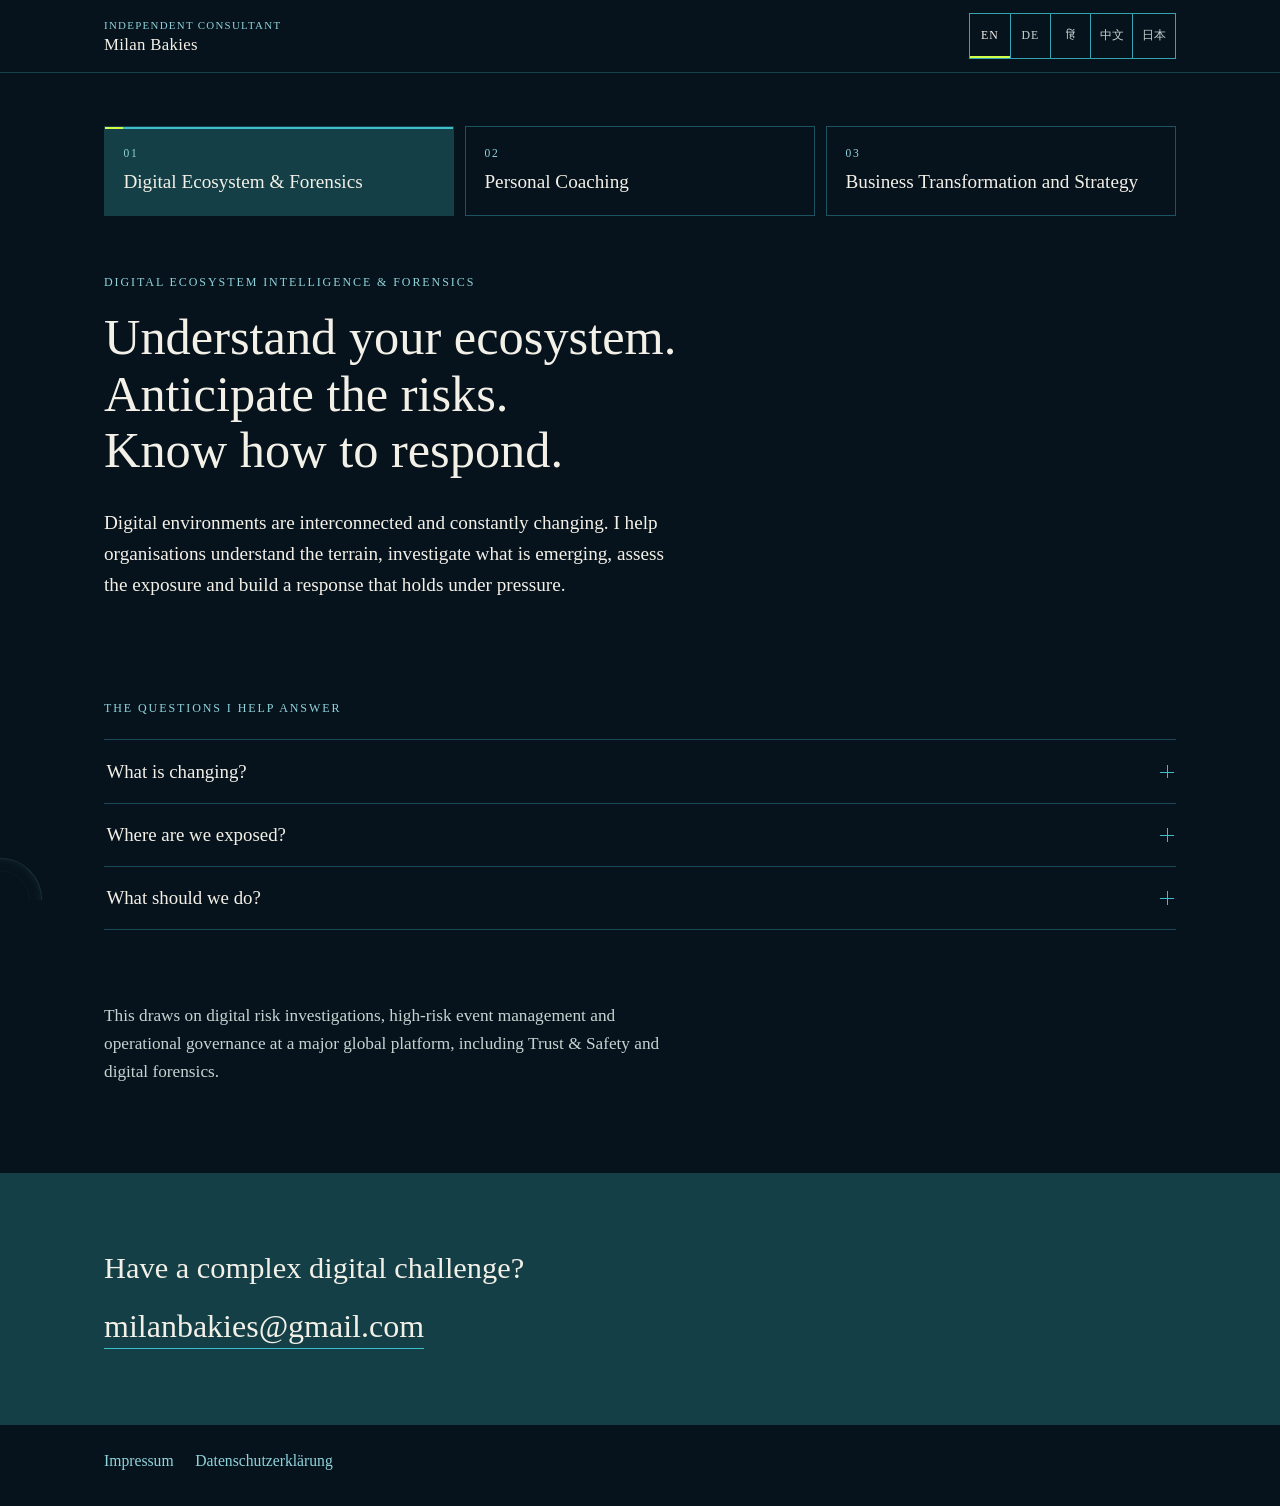
<file: index.html>
<!-- Io. Iucundum est te adesse. Pervenisti. Ecce crustulum. -->
<!DOCTYPE html>
<html lang="en">
<head>
  <meta charset="utf-8">
  <meta name="viewport" content="width=device-width, initial-scale=1">
  <meta name="robots" content="index, follow">
  <meta name="referrer" content="no-referrer">
  <meta name="color-scheme" content="dark">
  <meta name="theme-color" content="#07131c">
  <meta name="description" content="Consulting for organisations that need to understand actors, signals and risks in digital ecosystems. Trust &amp; Safety, digital forensics and a practical response.">
  <meta property="og:title" content="Digital Ecosystem Risk Consulting | Milan Bakies">
  <meta property="og:description" content="Consulting for organisations that need to understand actors, signals and risks in digital ecosystems. Trust &amp; Safety, digital forensics and a practical response.">
  <meta property="og:type" content="website">
  <meta property="og:locale" content="en_GB">
  <meta property="og:url" content="https://milanbakies.github.io/">
  <title>Digital Ecosystem Risk Consulting | Milan Bakies</title>
  <link rel="canonical" href="https://milanbakies.github.io/">
  <link rel="alternate" hreflang="en" href="https://milanbakies.github.io/">
  <link rel="alternate" hreflang="de" href="https://milanbakies.github.io/de.html">
  <link rel="alternate" hreflang="hi" href="https://milanbakies.github.io/hi.html">
  <link rel="alternate" hreflang="zh-Hans" href="https://milanbakies.github.io/zh.html">
  <link rel="alternate" hreflang="ja" href="https://milanbakies.github.io/ja.html">
  <link rel="alternate" hreflang="x-default" href="https://milanbakies.github.io/">
  <script type="application/ld+json">
  {
    "@context": "https://schema.org",
    "@type": "ProfessionalService",
    "name": "Milan Bakies",
    "url": "https://milanbakies.github.io/",
    "inLanguage": "en",
    "description": "Independent consulting for digital ecosystem risk and resilience: actors, signals, Trust and Safety, digital forensics, and a practical response.",
    "email": "milanbakies@gmail.com",
    "knowsAbout": [
      "Digital ecosystem risk",
      "Trust and Safety",
      "Digital forensics",
      "Platform operations",
      "Risk analysis",
      "Operational leadership"
    ],
    "address": {
      "@type": "PostalAddress",
      "addressLocality": "Berlin",
      "addressCountry": "DE"
    },
    "founder": {
      "@type": "Person",
      "name": "Milan Bakies",
      "jobTitle": "Independent Consultant",
      "email": "milanbakies@gmail.com"
    }
  }
  </script>
  <link rel="icon" href="favicon.svg" type="image/svg+xml">
  <link rel="stylesheet" href="styles.css?v=16">
  <script>document.documentElement.classList.add("js");</script>
</head>
<body>
  <a class="skip" href="#content">Skip to content</a>
  <header>
    <div class="frame head">
      <a class="brand" href="index.html"><span class="brand-role">INDEPENDENT CONSULTANT</span><span class="brand-name">Milan Bakies</span></a>
      <nav class="lang" aria-label="Language">
        <a href="index.html" hreflang="en" lang="en" aria-current="page">EN</a>
        <a href="de.html" hreflang="de" lang="de">DE</a>
        <a href="hi.html" hreflang="hi" lang="hi">हिं</a>
        <a href="zh.html" hreflang="zh-Hans" lang="zh-Hans">中文</a>
        <a href="ja.html" hreflang="ja" lang="ja">日本</a>
      </nav>
    </div>
  </header>
  <main id="content">
    <div class="frame">
      <div class="rail">
      <div class="chooser" role="tablist" aria-label="Areas">
        <button class="choice is-selected" type="button" role="tab" id="tab-ecosystem" data-area="ecosystem" aria-controls="panel-ecosystem" aria-selected="true">
          <span class="choice-index">01</span>
          <span class="choice-name">Digital Ecosystem &amp; Forensics</span>
        </button>
        <button class="choice" type="button" role="tab" id="tab-coaching" data-area="coaching" aria-controls="panel-coaching" aria-selected="false">
          <span class="choice-index">02</span>
          <span class="choice-name">Personal Coaching</span>
        </button>
        <button class="choice" type="button" role="tab" id="tab-strategy" data-area="strategy" aria-controls="panel-strategy" aria-selected="false">
          <span class="choice-index">03</span>
          <span class="choice-name">Business Transformation and Strategy</span>
        </button>
      </div>
      <div class="pager" aria-hidden="true">
        <span class="pager-dot is-on"></span>
        <span class="pager-dot"></span>
        <span class="pager-dot"></span>
      </div>
      </div>

      <div class="stage">
      <div class="track">
      <div class="panel is-open" id="panel-ecosystem" data-panel="ecosystem" role="tabpanel" aria-labelledby="tab-ecosystem">
        <div class="panel-clip">
          <div class="panel-body">
            <p class="kicker">DIGITAL ECOSYSTEM INTELLIGENCE &amp; FORENSICS</p>
            <h1 class="panel-title">Understand your ecosystem.<br>Anticipate the risks.<br>Know how to respond.</h1>
            <p class="lead">Digital environments are interconnected and constantly changing. I help organisations understand the terrain, investigate what is emerging, assess the exposure and build a response that holds under pressure.</p>
            <h2 class="label">THE QUESTIONS I HELP ANSWER</h2>
            <div class="asks">
              <div class="ask">
                <button class="ask-q" type="button" aria-expanded="false">What is changing?<span class="ask-mark" aria-hidden="true"></span></button>
                <div class="ask-a"><div class="ask-clip"><div class="ask-inner"><p>You cannot manage a risk you do not understand. Individual accounts, posts or incidents rarely tell the whole story. The relevant signals are often spread across teams, communities and platforms.</p><p>I help map the environment: the platforms, communities, actors, behaviours, narratives and connections that shape it. We separate an isolated event from something coordinated, and build a picture of where risk can emerge outside the organisation and still reach operations, users or reputation.</p></div></div></div>
              </div>
              <div class="ask">
                <button class="ask-q" type="button" aria-expanded="false">Where are we exposed?<span class="ask-mark" aria-hidden="true"></span></button>
                <div class="ask-a"><div class="ask-clip"><div class="ask-inner"><p>Not every emerging issue is a serious threat, and not every serious threat is visible at first.</p><p>I help identify the threat scenarios that matter, examine how the ecosystem could be exploited, and assess the gaps in processes, controls and operational capability. That shows where attention belongs now, which risks need a decision, and where prevention changes the exposure.</p></div></div></div>
              </div>
              <div class="ask">
                <button class="ask-q" type="button" aria-expanded="false">What should we do?<span class="ask-mark" aria-hidden="true"></span></button>
                <div class="ask-a"><div class="ask-clip"><div class="ask-inner"><p>A high-risk event moves faster than the standing process. Online behaviour, public attention, emerging narratives and coordinated activity can change before the organisation has a shared picture.</p><p>I help set monitoring priorities, risk indicators, escalation thresholds, responsibilities and the decision structure. The aim is to see the development early, know what is actually happening, and act as one while the situation changes. Legal, public policy and communications stay in their roles. This work is the operational picture and the readiness around it.</p></div></div></div>
              </div>
            </div>
            <p class="quiet">This draws on digital risk investigations, high-risk event management and operational governance at a major global platform, including Trust &amp; Safety and digital forensics.</p>
          </div>
        </div>
      </div>

      <div class="panel" id="panel-coaching" data-panel="coaching" role="tabpanel" aria-labelledby="tab-coaching">
        <div class="panel-clip">
          <div class="panel-body">
            <p class="kicker">LEADERSHIP COACHING &amp; SPARRING</p>
            <h1 class="panel-title">Better leadership. Stronger teams. Clearer decisions.</h1>
            <p class="lead">I work with managers, heads of function and senior specialists on stronger leadership and clearer decisions. The work is coaching, mentoring and independent sparring.</p>
            <h2 class="label">THE QUESTIONS I HELP ANSWER</h2>
            <div class="asks">
              <div class="ask">
                <button class="ask-q" type="button" aria-expanded="false">I'm responsible for a department. How do I make it more effective?<span class="ask-mark" aria-hidden="true"></span></button>
                <div class="ask-a"><div class="ask-clip"><div class="ask-inner"><p>As a leader, your impact increasingly depends on how well your organisation operates rather than how much you personally deliver.</p><p>We examine how responsibilities are distributed, how decisions are made, how performance is managed and where your attention creates the greatest value. The objective is to build a department that performs consistently without depending on your involvement in every decision.</p></div></div></div>
              </div>
              <div class="ask">
                <button class="ask-q" type="button" aria-expanded="false">How do I lead without formal authority, and become a stronger negotiator?<span class="ask-mark" aria-hidden="true"></span></button>
                <div class="ask-a"><div class="ask-clip"><div class="ask-inner"><p>Many of the decisions that matter sit outside your formal authority. You have to align people with different priorities, negotiate resources, meet resistance, and win support for a change you cannot simply instruct.</p><p>We work on the stakeholders, the conversation, and the negotiation that turns a position into a decision and a decision into execution.</p></div></div></div>
              </div>
              <div class="ask">
                <button class="ask-q" type="button" aria-expanded="false">I'm facing a complex decision and need an independent perspective.<span class="ask-mark" aria-hidden="true"></span></button>
                <div class="ask-a"><div class="ask-clip"><div class="ask-inner"><p>Senior leadership often involves decisions without obvious answers. Competing stakeholder interests, organisational constraints and incomplete information make it difficult to evaluate options objectively.</p><p>I act as a sparring partner to help you structure the problem, challenge assumptions, consider consequences and develop a clear course of action. You retain ownership of the decision while benefiting from an experienced external perspective.</p></div></div></div>
              </div>
            </div>
            <p class="quiet">This draws on international leadership across distributed teams and demanding operational environments.</p>
          </div>
        </div>
      </div>

      <div class="panel" id="panel-strategy" data-panel="strategy" role="tabpanel" aria-labelledby="tab-strategy">
        <div class="panel-clip">
          <div class="panel-body">
            <p class="kicker">BUSINESS TRANSFORMATION &amp; STRATEGY</p>
            <h1 class="panel-title">From strategic ambition to operational performance.</h1>
            <p class="lead">Organisations rarely struggle because they lack objectives. The harder part is how strategy becomes structure, ownership and everyday execution.</p>
            <h2 class="label">THE QUESTIONS I HELP ANSWER</h2>
            <div class="asks">
              <div class="ask">
                <button class="ask-q" type="button" aria-expanded="false">Is our organisation structured to deliver our strategy?<span class="ask-mark" aria-hidden="true"></span></button>
                <div class="ask-a"><div class="ask-clip"><div class="ask-inner"><p>As priorities evolve, existing departmental structures, responsibilities and decision-making processes may no longer support what the organisation needs to achieve.</p><p>I help assess organisational design, functional responsibilities, reporting and decision structures, and cross-functional dependencies. The aim is to establish an operating model that connects organisational capabilities with strategic objectives.</p></div></div></div>
              </div>
              <div class="ask">
                <button class="ask-q" type="button" aria-expanded="false">Why aren't our strategic priorities translating into measurable results?<span class="ask-mark" aria-hidden="true"></span></button>
                <div class="ask-a"><div class="ask-clip"><div class="ask-inner"><p>A clear strategy can still fail when ownership is fragmented, priorities compete and execution lacks a consistent management framework.</p><p>I help translate strategic direction into operational priorities, accountable ownership, performance measures and execution routines. This makes it easier for leadership to see progress, identify obstacles and make informed trade-offs.</p></div></div></div>
              </div>
              <div class="ask">
                <button class="ask-q" type="button" aria-expanded="false">We're planning a transformation. How do we make sure it actually works?<span class="ask-mark" aria-hidden="true"></span></button>
                <div class="ask-a"><div class="ask-clip"><div class="ask-inner"><p>Transformation requires more than a target operating model or implementation roadmap. New structures and processes must work within the realities of the organisation and gain the support of the people responsible for delivering them.</p><p>I help connect organisational design with implementation, stakeholder alignment, capability development, adoption measurement and continuous improvement.</p></div></div></div>
              </div>
            </div>
            <p class="quiet">This combines international operational leadership, organisational governance, Lean Six Sigma and practical transformation experience.</p>
          </div>
        </div>
      </div>
      </div>
      </div>
    </div>
  </main>
  <section class="contact">
    <div class="frame">
      <p>Have a complex digital challenge?</p>
      <a class="mail" href="mailto:milanbakies@gmail.com">milanbakies@gmail.com</a>
    </div>
  </section>
  <footer>
    <div class="frame foot">
      <nav aria-label="Legal">
        <a href="impressum.html" lang="de">Impressum</a>
        <a href="datenschutz.html" lang="de">Datenschutzerklärung</a>
      </nav>
    </div>
  </footer>
  <script src="site.js?v=16"></script>
</body>
</html>
</file>
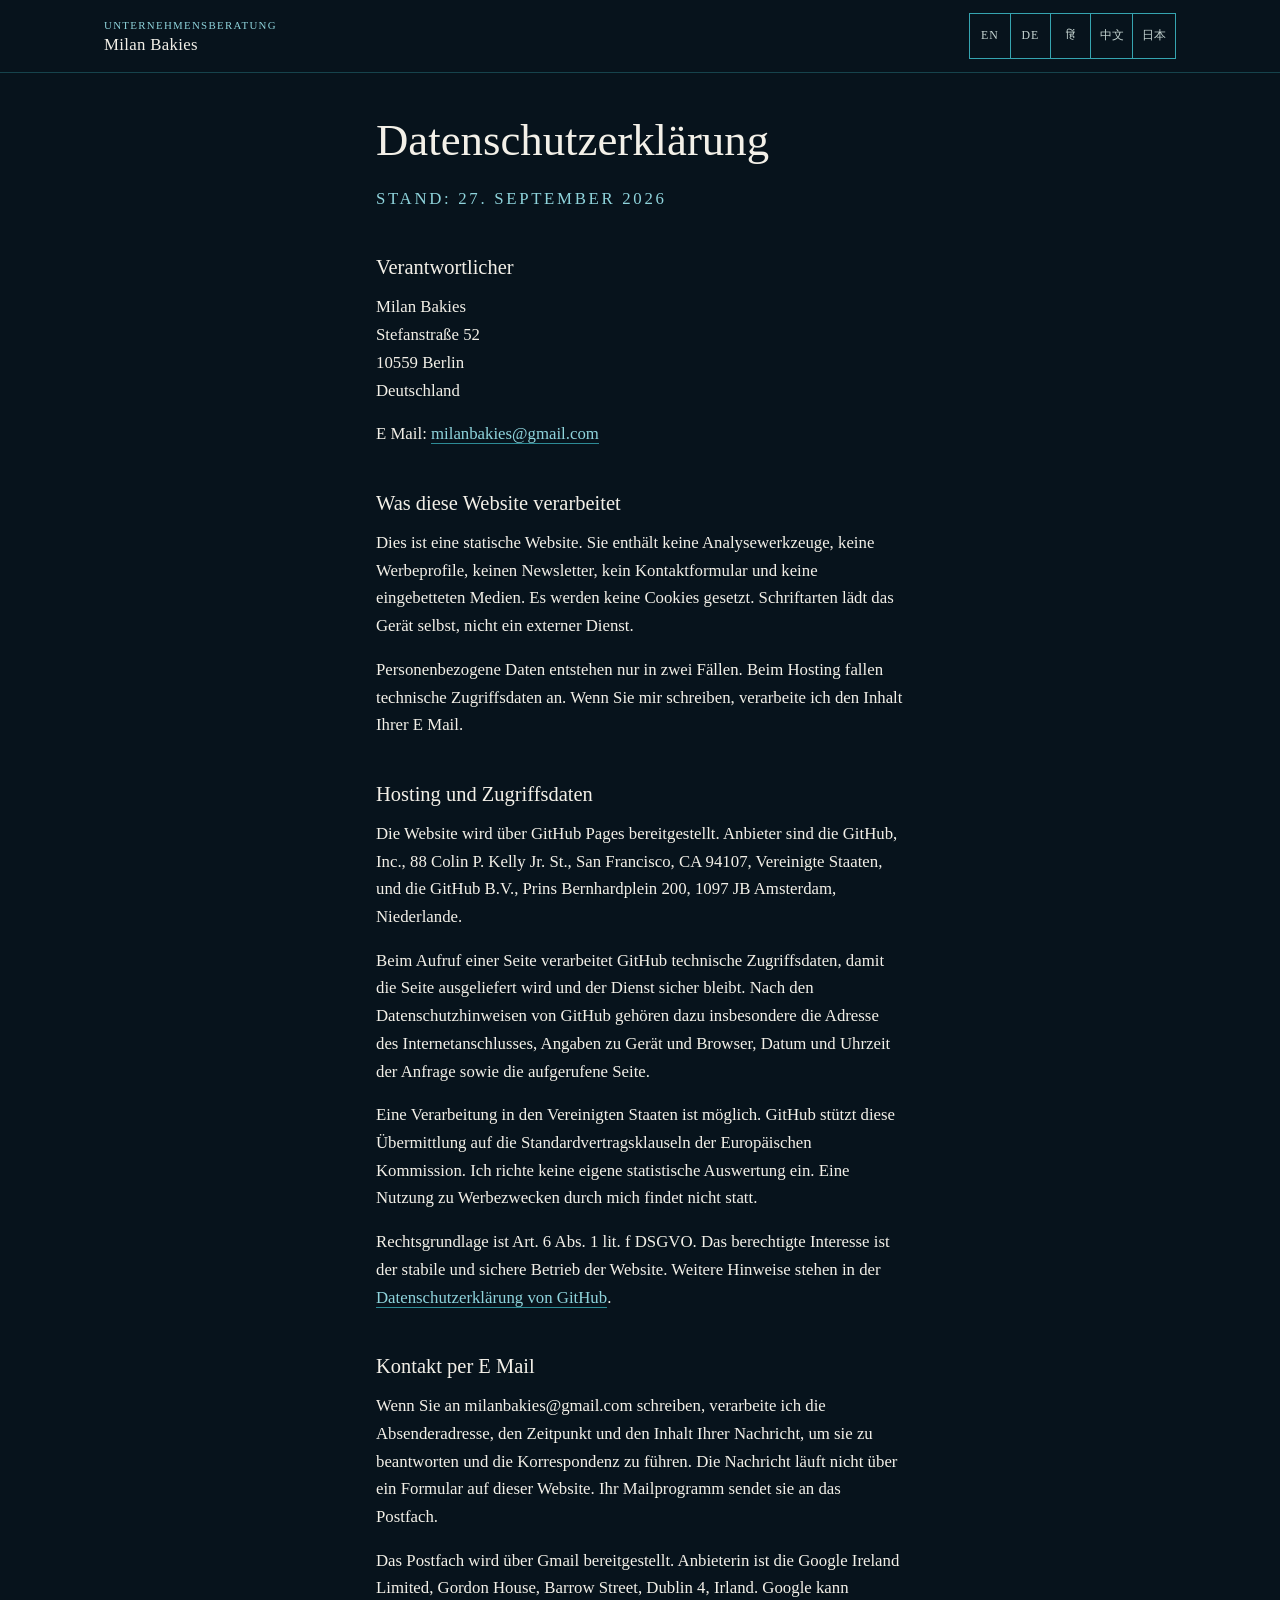
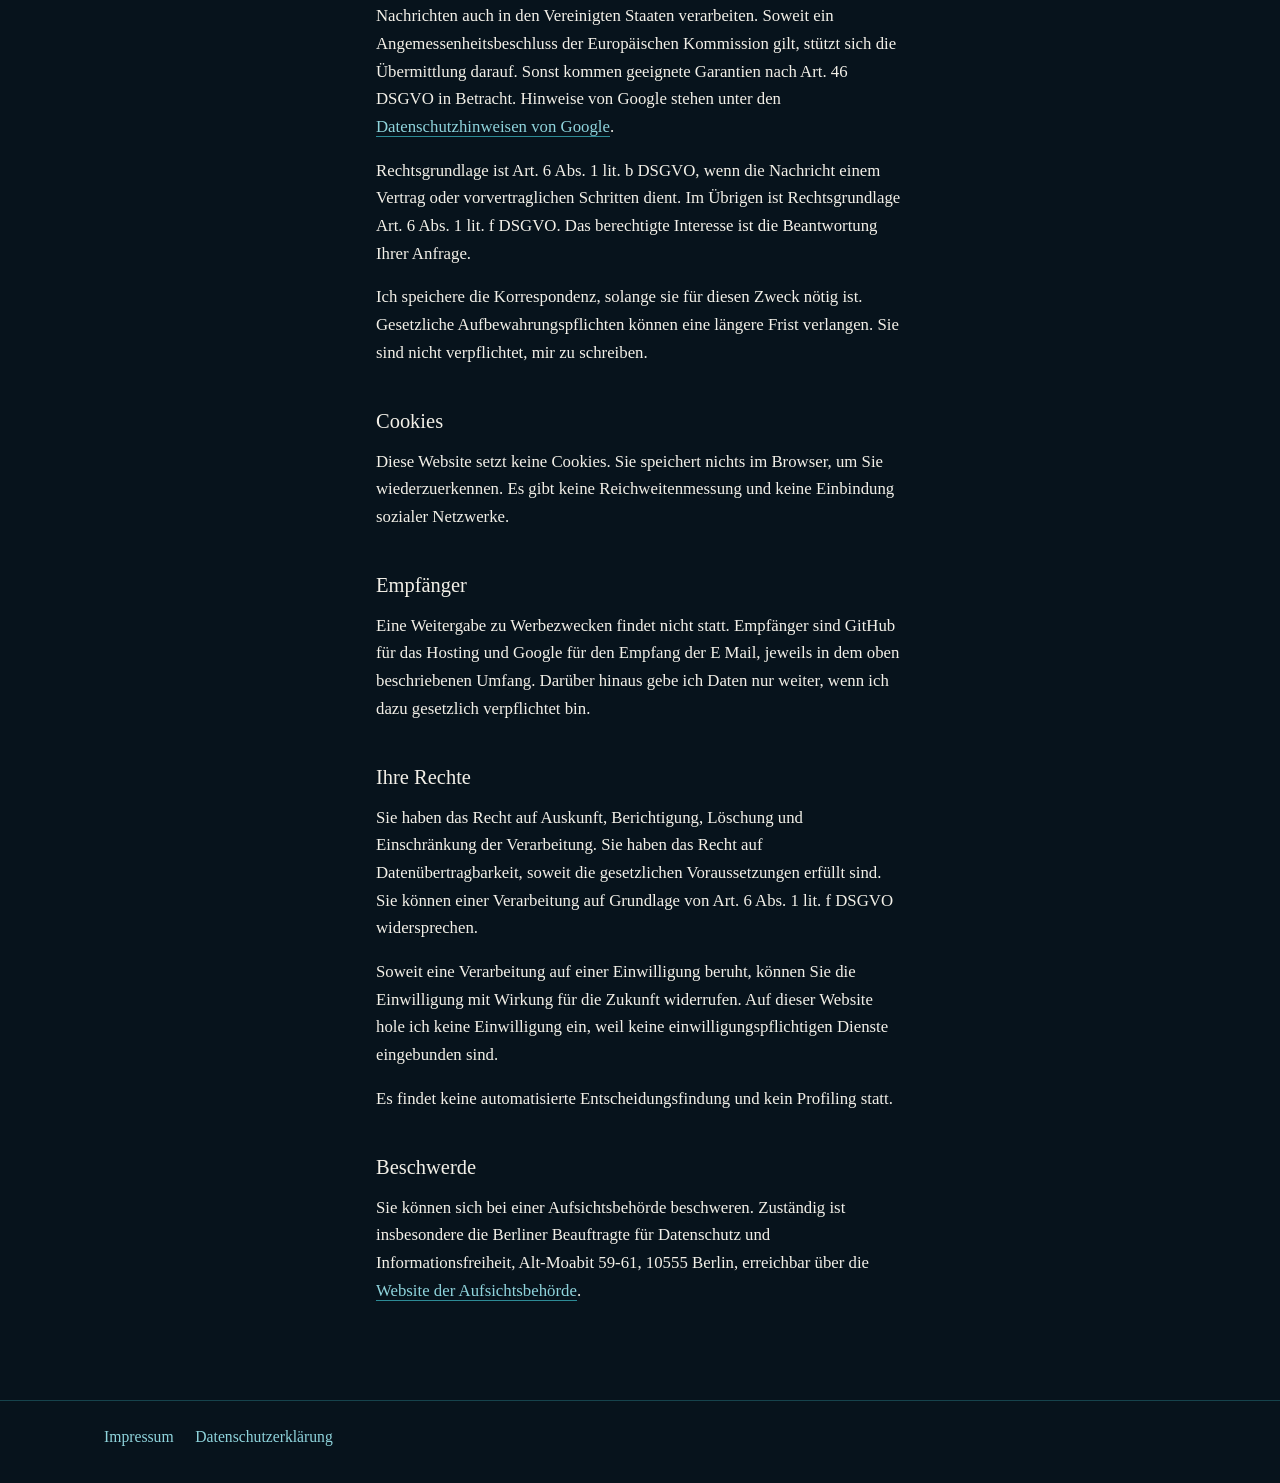
<file: datenschutz.html>
<!-- Io. Iucundum est te adesse. Pervenisti. Ecce crustulum. -->
<!DOCTYPE html>
<html lang="de">
<head>
  <meta charset="utf-8">
  <meta name="viewport" content="width=device-width, initial-scale=1">
  <meta name="robots" content="noindex, follow">
  <meta name="referrer" content="no-referrer">
  <meta name="color-scheme" content="dark">
  <meta name="theme-color" content="#07131c">
  <title>Datenschutzerklärung · Milan Bakies</title>
  <link rel="icon" href="favicon.svg" type="image/svg+xml">
  <link rel="stylesheet" href="styles.css?v=16">
</head>
<body class="page-legal">
  <a class="skip" href="#content">Zum Inhalt</a>
  <header>
    <div class="frame head">
      <a class="brand" href="de.html"><span class="brand-role">UNTERNEHMENSBERATUNG</span><span class="brand-name">Milan Bakies</span></a>
      <nav class="lang" aria-label="Sprache">
        <a href="index.html" hreflang="en" lang="en">EN</a>
        <a href="de.html" hreflang="de" lang="de">DE</a>
        <a href="hi.html" hreflang="hi" lang="hi">हिं</a>
        <a href="zh.html" hreflang="zh-Hans" lang="zh-Hans">中文</a>
        <a href="ja.html" hreflang="ja" lang="ja">日本</a>
      </nav>
    </div>
  </header>
  <main id="content">
    <div class="frame prose">
      <h1>Datenschutzerklärung</h1>
      <p class="kicker">STAND: 27. SEPTEMBER 2026</p>

      <h2>Verantwortlicher</h2>
      <address>
        Milan Bakies<br>
        Stefanstraße 52<br>
        10559 Berlin<br>
        Deutschland
      </address>
      <p>E Mail: <a href="mailto:milanbakies@gmail.com">milanbakies@gmail.com</a></p>

      <h2>Was diese Website verarbeitet</h2>
      <p>Dies ist eine statische Website. Sie enthält keine Analysewerkzeuge, keine Werbeprofile, keinen Newsletter, kein Kontaktformular und keine eingebetteten Medien. Es werden keine Cookies gesetzt. Schriftarten lädt das Gerät selbst, nicht ein externer Dienst.</p>
      <p>Personenbezogene Daten entstehen nur in zwei Fällen. Beim Hosting fallen technische Zugriffsdaten an. Wenn Sie mir schreiben, verarbeite ich den Inhalt Ihrer E Mail.</p>

      <h2>Hosting und Zugriffsdaten</h2>
      <p>Die Website wird über GitHub Pages bereitgestellt. Anbieter sind die GitHub, Inc., 88 Colin P. Kelly Jr. St., San Francisco, CA 94107, Vereinigte Staaten, und die GitHub B.V., Prins Bernhardplein 200, 1097 JB Amsterdam, Niederlande.</p>
      <p>Beim Aufruf einer Seite verarbeitet GitHub technische Zugriffsdaten, damit die Seite ausgeliefert wird und der Dienst sicher bleibt. Nach den Datenschutzhinweisen von GitHub gehören dazu insbesondere die Adresse des Internetanschlusses, Angaben zu Gerät und Browser, Datum und Uhrzeit der Anfrage sowie die aufgerufene Seite.</p>
      <p>Eine Verarbeitung in den Vereinigten Staaten ist möglich. GitHub stützt diese Übermittlung auf die Standardvertragsklauseln der Europäischen Kommission. Ich richte keine eigene statistische Auswertung ein. Eine Nutzung zu Werbezwecken durch mich findet nicht statt.</p>
      <p>Rechtsgrundlage ist Art. 6 Abs. 1 lit. f DSGVO. Das berechtigte Interesse ist der stabile und sichere Betrieb der Website. Weitere Hinweise stehen in der <a href="https://docs.github.com/de/site-policy/privacy-policies/github-general-privacy-statement">Datenschutzerklärung von GitHub</a>.</p>

      <h2>Kontakt per E Mail</h2>
      <p>Wenn Sie an milanbakies@gmail.com schreiben, verarbeite ich die Absenderadresse, den Zeitpunkt und den Inhalt Ihrer Nachricht, um sie zu beantworten und die Korrespondenz zu führen. Die Nachricht läuft nicht über ein Formular auf dieser Website. Ihr Mailprogramm sendet sie an das Postfach.</p>
      <p>Das Postfach wird über Gmail bereitgestellt. Anbieterin ist die Google Ireland Limited, Gordon House, Barrow Street, Dublin 4, Irland. Google kann Nachrichten auch in den Vereinigten Staaten verarbeiten. Soweit ein Angemessenheitsbeschluss der Europäischen Kommission gilt, stützt sich die Übermittlung darauf. Sonst kommen geeignete Garantien nach Art. 46 DSGVO in Betracht. Hinweise von Google stehen unter den <a href="https://policies.google.com/privacy?hl=de">Datenschutzhinweisen von Google</a>.</p>
      <p>Rechtsgrundlage ist Art. 6 Abs. 1 lit. b DSGVO, wenn die Nachricht einem Vertrag oder vorvertraglichen Schritten dient. Im Übrigen ist Rechtsgrundlage Art. 6 Abs. 1 lit. f DSGVO. Das berechtigte Interesse ist die Beantwortung Ihrer Anfrage.</p>
      <p>Ich speichere die Korrespondenz, solange sie für diesen Zweck nötig ist. Gesetzliche Aufbewahrungspflichten können eine längere Frist verlangen. Sie sind nicht verpflichtet, mir zu schreiben.</p>

      <h2>Cookies</h2>
      <p>Diese Website setzt keine Cookies. Sie speichert nichts im Browser, um Sie wiederzuerkennen. Es gibt keine Reichweitenmessung und keine Einbindung sozialer Netzwerke.</p>

      <h2>Empfänger</h2>
      <p>Eine Weitergabe zu Werbezwecken findet nicht statt. Empfänger sind GitHub für das Hosting und Google für den Empfang der E Mail, jeweils in dem oben beschriebenen Umfang. Darüber hinaus gebe ich Daten nur weiter, wenn ich dazu gesetzlich verpflichtet bin.</p>

      <h2>Ihre Rechte</h2>
      <p>Sie haben das Recht auf Auskunft, Berichtigung, Löschung und Einschränkung der Verarbeitung. Sie haben das Recht auf Datenübertragbarkeit, soweit die gesetzlichen Voraussetzungen erfüllt sind. Sie können einer Verarbeitung auf Grundlage von Art. 6 Abs. 1 lit. f DSGVO widersprechen.</p>
      <p>Soweit eine Verarbeitung auf einer Einwilligung beruht, können Sie die Einwilligung mit Wirkung für die Zukunft widerrufen. Auf dieser Website hole ich keine Einwilligung ein, weil keine einwilligungspflichtigen Dienste eingebunden sind.</p>
      <p>Es findet keine automatisierte Entscheidungsfindung und kein Profiling statt.</p>

      <h2>Beschwerde</h2>
      <p>Sie können sich bei einer Aufsichtsbehörde beschweren. Zuständig ist insbesondere die Berliner Beauftragte für Datenschutz und Informationsfreiheit, Alt-Moabit 59-61, 10555 Berlin, erreichbar über die <a href="https://www.datenschutz-berlin.de/">Website der Aufsichtsbehörde</a>.</p>
    </div>
  </main>
  <footer>
    <div class="frame foot">
      <nav aria-label="Rechtliches">
        <a href="impressum.html">Impressum</a>
        <a href="datenschutz.html" aria-current="page">Datenschutzerklärung</a>
      </nav>
    </div>
  </footer>
</body>
</html>
</file>
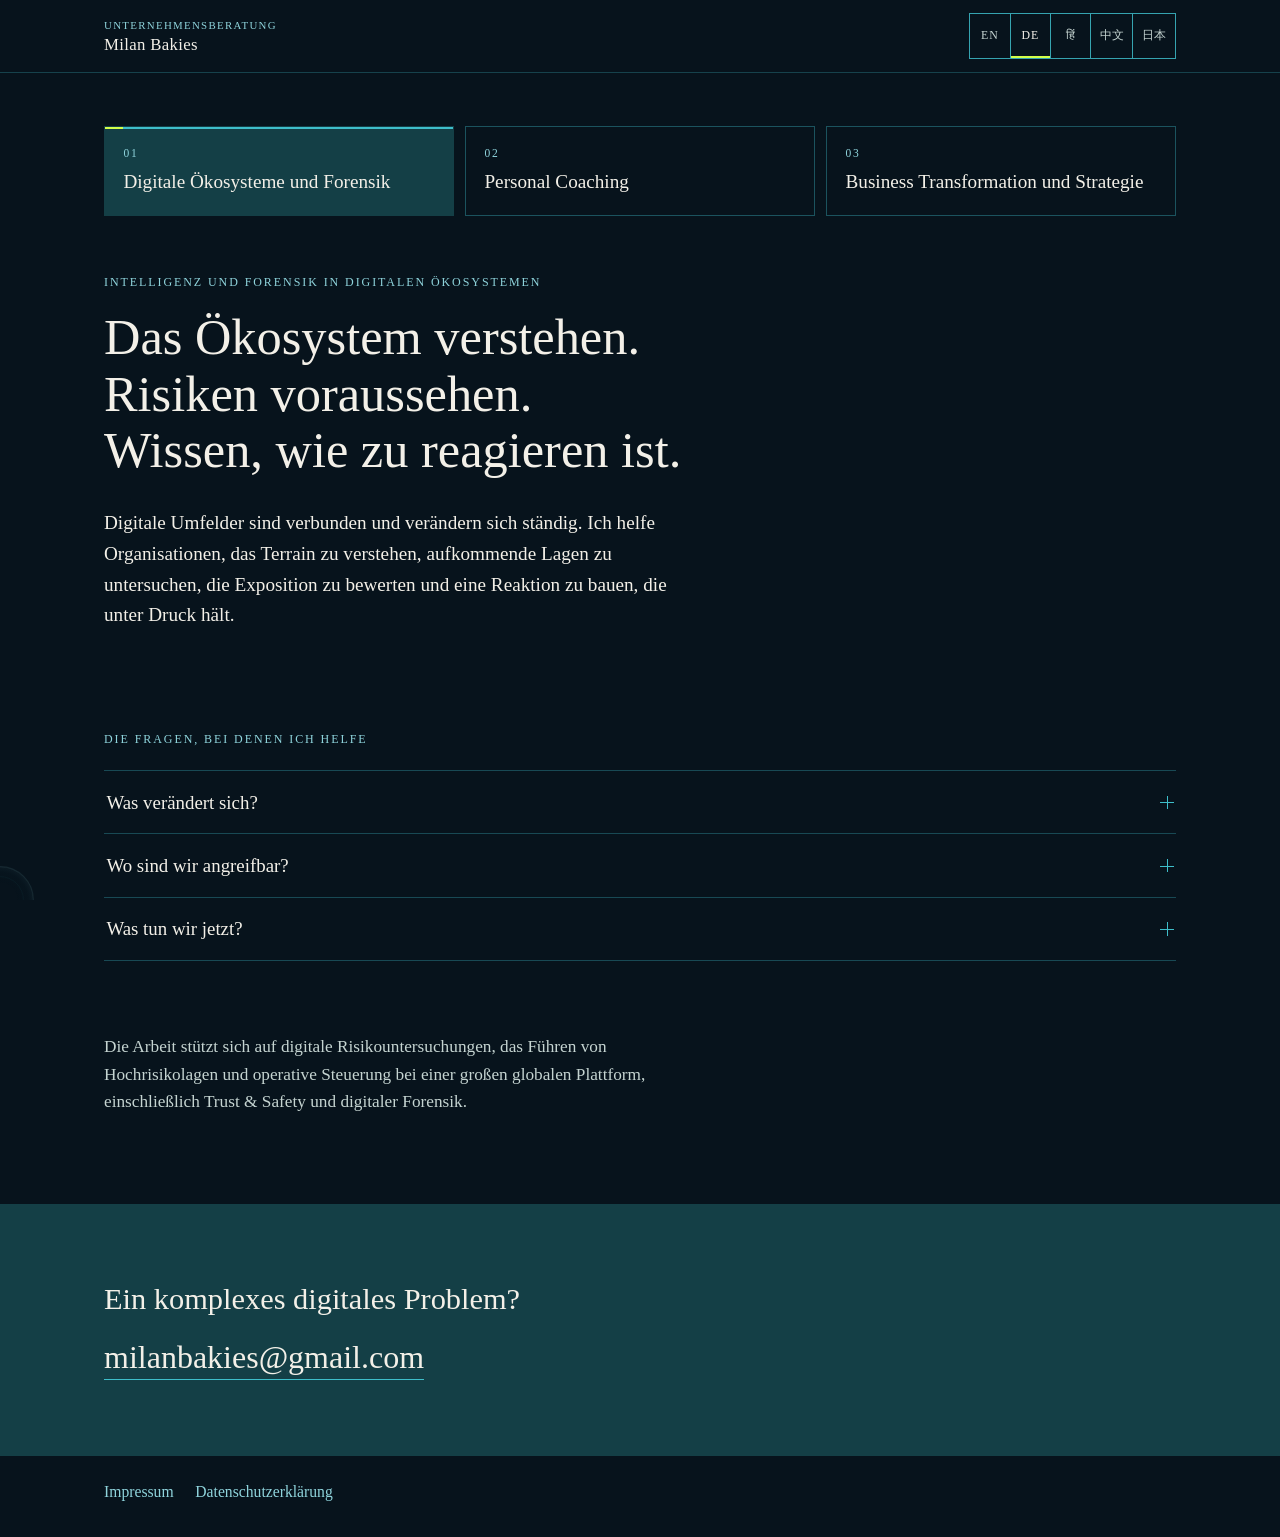
<file: de.html>
<!-- Io. Iucundum est te adesse. Pervenisti. Ecce crustulum. -->
<!DOCTYPE html>
<html lang="de">
<head>
  <meta charset="utf-8">
  <meta name="viewport" content="width=device-width, initial-scale=1">
  <meta name="robots" content="index, follow">
  <meta name="referrer" content="no-referrer">
  <meta name="color-scheme" content="dark">
  <meta name="theme-color" content="#07131c">
  <meta name="description" content="Unternehmensberatung für Organisationen, die Risiken in digitalen Ökosystemen verstehen und handlungsfähig bleiben müssen. Trust &amp; Safety, digitale Forensik, Risikoanalyse.">
  <meta property="og:title" content="Unternehmensberatung für digitale Ökosysteme | Milan Bakies">
  <meta property="og:description" content="Unternehmensberatung für Organisationen, die Risiken in digitalen Ökosystemen verstehen und handlungsfähig bleiben müssen. Trust &amp; Safety, digitale Forensik, Risikoanalyse.">
  <meta property="og:type" content="website">
  <meta property="og:locale" content="de_DE">
  <meta property="og:url" content="https://milanbakies.github.io/de.html">
  <title>Unternehmensberatung für digitale Ökosysteme | Milan Bakies</title>
  <link rel="canonical" href="https://milanbakies.github.io/de.html">
  <link rel="alternate" hreflang="en" href="https://milanbakies.github.io/">
  <link rel="alternate" hreflang="de" href="https://milanbakies.github.io/de.html">
  <link rel="alternate" hreflang="hi" href="https://milanbakies.github.io/hi.html">
  <link rel="alternate" hreflang="zh-Hans" href="https://milanbakies.github.io/zh.html">
  <link rel="alternate" hreflang="ja" href="https://milanbakies.github.io/ja.html">
  <link rel="alternate" hreflang="x-default" href="https://milanbakies.github.io/">
  <script type="application/ld+json">
  {
    "@context": "https://schema.org",
    "@type": "ProfessionalService",
    "name": "Milan Bakies",
    "url": "https://milanbakies.github.io/de.html",
    "inLanguage": "de",
    "description": "Unternehmensberatung für Risiken und Resilienz in digitalen Ökosystemen: Akteure, Signale, Trust and Safety, digitale Forensik und eine praktikable Reaktion.",
    "email": "milanbakies@gmail.com",
    "knowsAbout": [
      "Risiken in digitalen Ökosystemen",
      "Trust and Safety",
      "Digitale Forensik",
      "Plattformarbeit",
      "Risikoanalyse",
      "Operative Führung"
    ],
    "address": {
      "@type": "PostalAddress",
      "addressLocality": "Berlin",
      "addressCountry": "DE"
    },
    "founder": {
      "@type": "Person",
      "name": "Milan Bakies",
      "jobTitle": "Unternehmensberater",
      "email": "milanbakies@gmail.com"
    }
  }
  </script>
  <link rel="icon" href="favicon.svg" type="image/svg+xml">
  <link rel="stylesheet" href="styles.css?v=16">
  <script>document.documentElement.classList.add("js");</script>
</head>
<body>
  <a class="skip" href="#content">Zum Inhalt</a>
  <header>
    <div class="frame head">
      <a class="brand" href="de.html"><span class="brand-role">UNTERNEHMENSBERATUNG</span><span class="brand-name">Milan Bakies</span></a>
      <nav class="lang" aria-label="Sprache">
        <a href="index.html" hreflang="en" lang="en">EN</a>
        <a href="de.html" hreflang="de" lang="de" aria-current="page">DE</a>
        <a href="hi.html" hreflang="hi" lang="hi">हिं</a>
        <a href="zh.html" hreflang="zh-Hans" lang="zh-Hans">中文</a>
        <a href="ja.html" hreflang="ja" lang="ja">日本</a>
      </nav>
    </div>
  </header>
  <main id="content">
    <div class="frame">
      <div class="rail">
      <div class="chooser" role="tablist" aria-label="Bereiche">
        <button class="choice is-selected" type="button" role="tab" id="tab-ecosystem" data-area="ecosystem" aria-controls="panel-ecosystem" aria-selected="true">
          <span class="choice-index">01</span>
          <span class="choice-name">Digitale Ökosysteme und Forensik</span>
        </button>
        <button class="choice" type="button" role="tab" id="tab-coaching" data-area="coaching" aria-controls="panel-coaching" aria-selected="false">
          <span class="choice-index">02</span>
          <span class="choice-name">Personal Coaching</span>
        </button>
        <button class="choice" type="button" role="tab" id="tab-strategy" data-area="strategy" aria-controls="panel-strategy" aria-selected="false">
          <span class="choice-index">03</span>
          <span class="choice-name">Business Transformation und Strategie</span>
        </button>
      </div>
      <div class="pager" aria-hidden="true">
        <span class="pager-dot is-on"></span>
        <span class="pager-dot"></span>
        <span class="pager-dot"></span>
      </div>
      </div>

      <div class="stage">
      <div class="track">
      <div class="panel is-open" id="panel-ecosystem" data-panel="ecosystem" role="tabpanel" aria-labelledby="tab-ecosystem">
        <div class="panel-clip">
          <div class="panel-body">
            <p class="kicker">INTELLIGENZ UND FORENSIK IN DIGITALEN ÖKOSYSTEMEN</p>
            <h1 class="panel-title">Das Ökosystem verstehen.<br>Risiken voraussehen.<br>Wissen, wie zu reagieren ist.</h1>
            <p class="lead">Digitale Umfelder sind verbunden und verändern sich ständig. Ich helfe Organisationen, das Terrain zu verstehen, aufkommende Lagen zu untersuchen, die Exposition zu bewerten und eine Reaktion zu bauen, die unter Druck hält.</p>
            <h2 class="label">DIE FRAGEN, BEI DENEN ICH HELFE</h2>
            <div class="asks">
              <div class="ask">
                <button class="ask-q" type="button" aria-expanded="false">Was verändert sich?<span class="ask-mark" aria-hidden="true"></span></button>
                <div class="ask-a"><div class="ask-clip"><div class="ask-inner"><p>Ein Risiko, das man nicht versteht, lässt sich nicht führen. Einzelne Accounts, Beiträge oder Vorfälle erzählen selten die ganze Lage. Die relevanten Signale liegen oft verteilt über Teams, Communities und Plattformen.</p><p>Ich helfe, das Umfeld zu kartieren: Plattformen, Communities, Akteure, Verhalten, Narrative und die Verbindungen dazwischen. Wir trennen ein einzelnes Ereignis von etwas Abgestimmtem und sehen, wo Risiko außerhalb der Organisation entsteht und trotzdem Betrieb, Nutzer oder Reputation erreicht.</p></div></div></div>
              </div>
              <div class="ask">
                <button class="ask-q" type="button" aria-expanded="false">Wo sind wir angreifbar?<span class="ask-mark" aria-hidden="true"></span></button>
                <div class="ask-a"><div class="ask-clip"><div class="ask-inner"><p>Nicht jedes aufkommende Thema ist eine ernste Bedrohung, und nicht jede ernste Bedrohung ist sofort sichtbar.</p><p>Ich helfe, die relevanten Bedrohungsszenarien zu benennen, zu prüfen, wie das Ökosystem ausgenutzt werden kann, und Lücken in Prozessen, Kontrollen und operativer Fähigkeit zu sehen. Daraus wird klar, wo jetzt Aufmerksamkeit hingehört, welches Risiko eine Entscheidung braucht und wo Vorbeugung die Exposition verändert.</p></div></div></div>
              </div>
              <div class="ask">
                <button class="ask-q" type="button" aria-expanded="false">Was tun wir jetzt?<span class="ask-mark" aria-hidden="true"></span></button>
                <div class="ask-a"><div class="ask-clip"><div class="ask-inner"><p>Eine Hochrisikolage bewegt sich schneller als der bestehende Prozess. Verhalten online, öffentliche Aufmerksamkeit, aufkommende Narrative und abgestimmte Aktivität können sich ändern, bevor die Organisation ein gemeinsames Bild hat.</p><p>Ich helfe, Beobachtungsprioritäten, Risikoindikatoren, Eskalationsschwellen, Verantwortung und die Entscheidungsstruktur zu setzen. Das Ziel ist, die Entwicklung früh zu sehen, zu wissen, was tatsächlich passiert, und als eine Organisation zu handeln, während sich die Lage ändert. Recht, Public Policy und Kommunikation bleiben in ihrer Rolle. Diese Arbeit ist das operative Bild und die Bereitschaft darum.</p></div></div></div>
              </div>
            </div>
            <p class="quiet">Die Arbeit stützt sich auf digitale Risikountersuchungen, das Führen von Hochrisikolagen und operative Steuerung bei einer großen globalen Plattform, einschließlich Trust &amp; Safety und digitaler Forensik.</p>
          </div>
        </div>
      </div>

      <div class="panel" id="panel-coaching" data-panel="coaching" role="tabpanel" aria-labelledby="tab-coaching">
        <div class="panel-clip">
          <div class="panel-body">
            <p class="kicker">FÜHRUNGSCOACHING UND SPARRING</p>
            <h1 class="panel-title">Bessere Führung. Stärkere Teams. Klarere Entscheidungen.</h1>
            <p class="lead">Ich arbeite mit Führungskräften an klareren Entscheidungen, stärkeren Teams und wirksamerer Führung. Die Arbeit ist Coaching, Mentoring und unabhängiges Sparring.</p>
            <h2 class="label">DIE FRAGEN, BEI DENEN ICH HELFE</h2>
            <div class="asks">
              <div class="ask">
                <button class="ask-q" type="button" aria-expanded="false">Ich verantworte einen Bereich. Wie mache ich ihn wirksamer?<span class="ask-mark" aria-hidden="true"></span></button>
                <div class="ask-a"><div class="ask-clip"><div class="ask-inner"><p>Als Führungskraft hängt deine Wirkung immer stärker davon ab, wie gut deine Organisation arbeitet, und nicht davon, wie viel du selbst lieferst.</p><p>Wir prüfen, wie Verantwortung verteilt ist, wie Entscheidungen fallen, wie Leistung geführt wird und wo deine Aufmerksamkeit den größten Wert schafft. Das Ziel ist ein Bereich, der verlässlich leistet, ohne dass du an jeder Entscheidung beteiligt bist.</p></div></div></div>
              </div>
              <div class="ask">
                <button class="ask-q" type="button" aria-expanded="false">Wie führe ich ohne formale Autorität, und wie werde ich verhandlungsstärker?<span class="ask-mark" aria-hidden="true"></span></button>
                <div class="ask-a"><div class="ask-clip"><div class="ask-inner"><p>Viele Entscheidungen, auf die es ankommt, liegen außerhalb der formalen Autorität. Du musst Menschen mit unterschiedlichen Prioritäten ausrichten, Ressourcen verhandeln, Widerstand aufnehmen und Unterstützung für eine Veränderung gewinnen, die du nicht einfach anordnen kannst.</p><p>Wir arbeiten an den Stakeholdern, am Gespräch und an der Verhandlung, die aus einer Position eine Entscheidung macht und aus der Entscheidung Umsetzung.</p></div></div></div>
              </div>
              <div class="ask">
                <button class="ask-q" type="button" aria-expanded="false">Ich stehe vor einer komplexen Entscheidung und brauche einen unabhängigen Blick.<span class="ask-mark" aria-hidden="true"></span></button>
                <div class="ask-a"><div class="ask-clip"><div class="ask-inner"><p>In leitender Verantwortung gibt es oft Entscheidungen ohne klare Antwort. Widerstreitende Interessen, organisatorische Grenzen und unvollständige Information machen eine nüchterne Abwägung schwer.</p><p>Ich bin Sparringspartner, um das Problem zu ordnen, Annahmen zu prüfen, Folgen zu bedenken und einen klaren Weg zu entwickeln. Die Entscheidung bleibt bei dir, mit dem Blick von außen.</p></div></div></div>
              </div>
            </div>
            <p class="quiet">Die Arbeit stützt sich auf internationale Führung in verteilten Teams und anspruchsvollen operativen Umfeldern.</p>
          </div>
        </div>
      </div>

      <div class="panel" id="panel-strategy" data-panel="strategy" role="tabpanel" aria-labelledby="tab-strategy">
        <div class="panel-clip">
          <div class="panel-body">
            <p class="kicker">BUSINESS TRANSFORMATION UND STRATEGIE</p>
            <h1 class="panel-title">Von strategischem Anspruch zu operativer Leistung.</h1>
            <p class="lead">Organisationen scheitern selten, weil ihnen Ziele fehlen. Schwerer ist der Weg von der Strategie in Struktur, Verantwortung und tägliche Umsetzung.</p>
            <h2 class="label">DIE FRAGEN, BEI DENEN ICH HELFE</h2>
            <div class="asks">
              <div class="ask">
                <button class="ask-q" type="button" aria-expanded="false">Ist unsere Organisation so gebaut, dass sie die Strategie liefern kann?<span class="ask-mark" aria-hidden="true"></span></button>
                <div class="ask-a"><div class="ask-clip"><div class="ask-inner"><p>Wenn Prioritäten sich verschieben, tragen bestehende Bereichsstrukturen, Zuständigkeiten und Entscheidungswege oft nicht mehr das, was die Organisation erreichen muss.</p><p>Ich prüfe Organisationsdesign, funktionale Verantwortung, Berichts und Entscheidungsstrukturen und bereichsübergreifende Abhängigkeiten. Das Ziel ist ein Betriebsmodell, das Fähigkeiten und strategische Ziele verbindet.</p></div></div></div>
              </div>
              <div class="ask">
                <button class="ask-q" type="button" aria-expanded="false">Warum werden strategische Prioritäten nicht zu messbaren Ergebnissen?<span class="ask-mark" aria-hidden="true"></span></button>
                <div class="ask-a"><div class="ask-clip"><div class="ask-inner"><p>Eine klare Strategie kann scheitern, wenn Verantwortung zersplittert ist, Prioritäten konkurrieren und der Umsetzung ein einheitlicher Managementrahmen fehlt.</p><p>Ich übersetze strategische Richtung in operative Prioritäten, zurechenbare Verantwortung, Leistungsmaße und Umsetzungsroutinen. Führung sieht so Fortschritt, Hindernisse und notwendige Abwägungen.</p></div></div></div>
              </div>
              <div class="ask">
                <button class="ask-q" type="button" aria-expanded="false">Wir planen eine Transformation. Wie sorgen wir dafür, dass sie wirklich trägt?<span class="ask-mark" aria-hidden="true"></span></button>
                <div class="ask-a"><div class="ask-clip"><div class="ask-inner"><p>Transformation braucht mehr als ein Zielbetriebsmodell oder einen Umsetzungsplan. Neue Strukturen und Prozesse müssen in der Realität der Organisation funktionieren und die Menschen mitnehmen, die sie tragen.</p><p>Ich verbinde Organisationsdesign mit Umsetzung, Stakeholder Ausrichtung, Kompetenzaufbau, Messung der Annahme und kontinuierlicher Verbesserung.</p></div></div></div>
              </div>
            </div>
            <p class="quiet">Die Arbeit verbindet internationale operative Führung, organisatorische Steuerung, Lean Six Sigma und praktische Transformationserfahrung.</p>
          </div>
        </div>
      </div>
      </div>
      </div>
    </div>
  </main>
  <section class="contact">
    <div class="frame">
      <p>Ein komplexes digitales Problem?</p>
      <a class="mail" href="mailto:milanbakies@gmail.com">milanbakies@gmail.com</a>
    </div>
  </section>
  <footer>
    <div class="frame foot">
      <nav aria-label="Rechtliches">
        <a href="impressum.html">Impressum</a>
        <a href="datenschutz.html">Datenschutzerklärung</a>
      </nav>
    </div>
  </footer>
  <script src="site.js?v=16"></script>
</body>
</html>
</file>
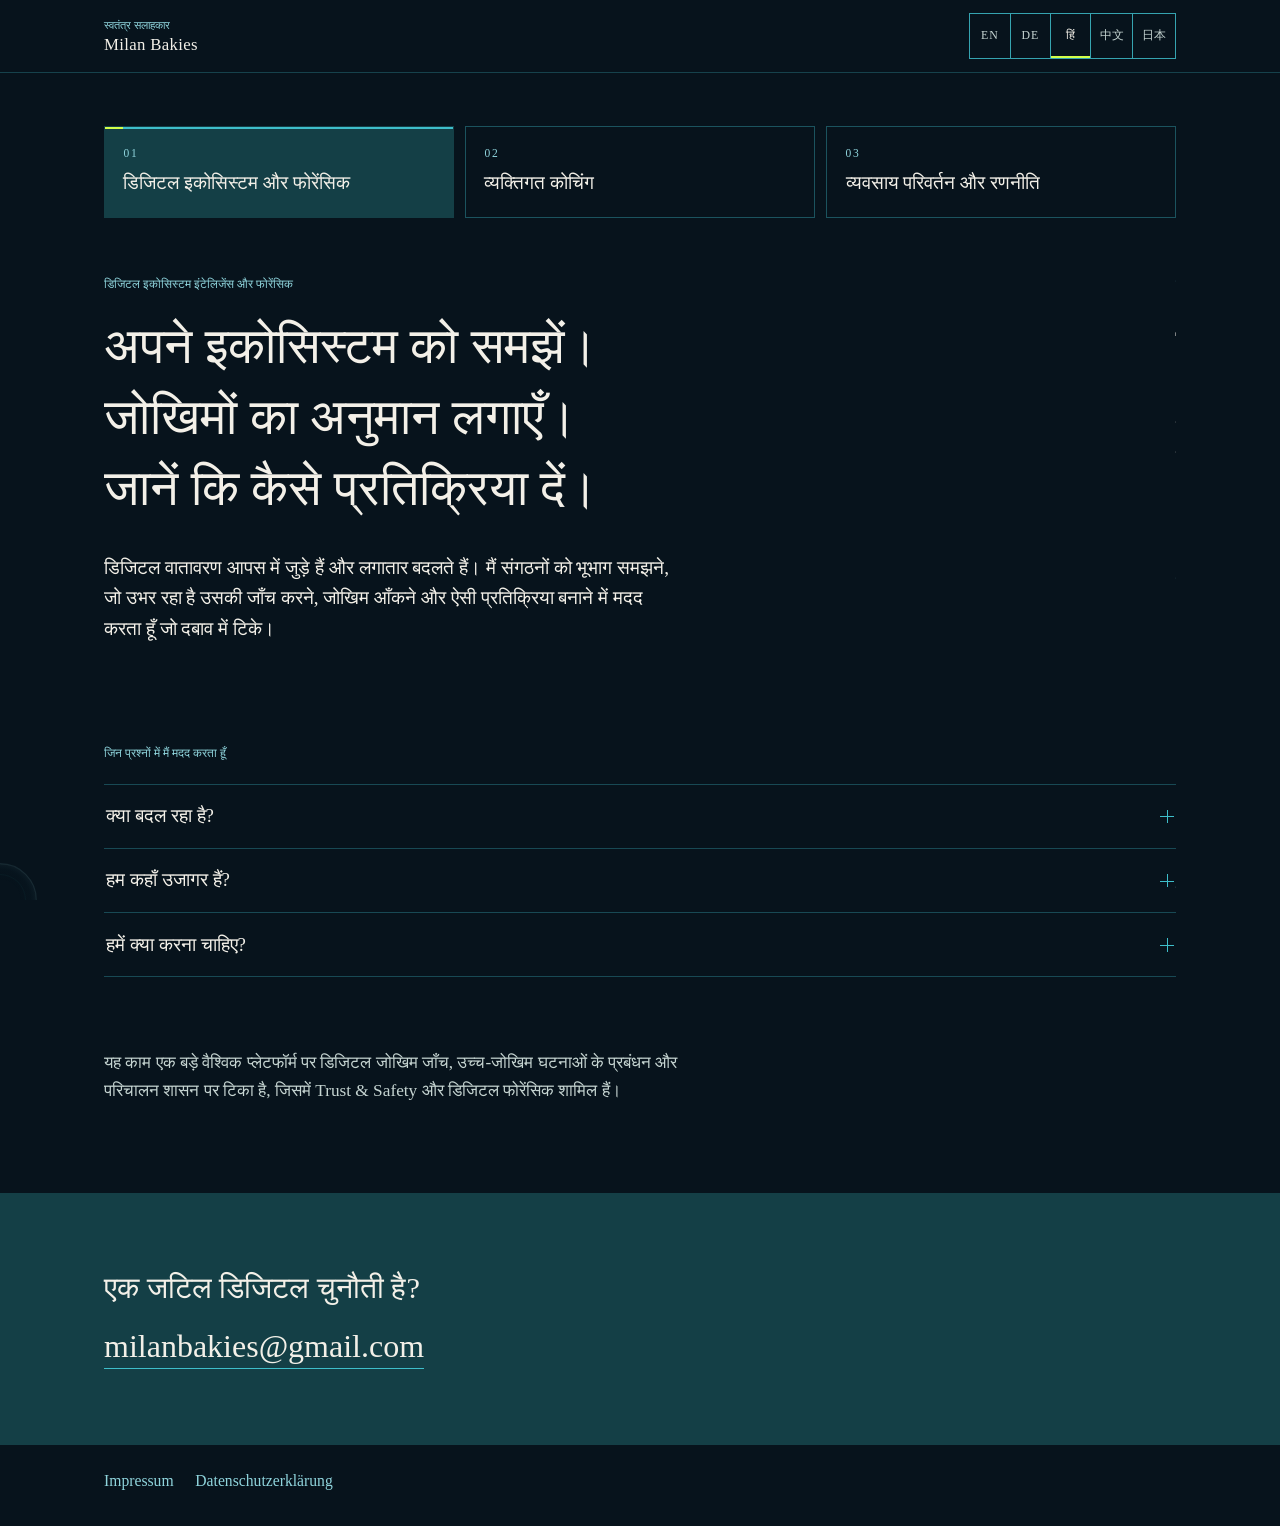
<file: hi.html>
<!-- Io. Iucundum est te adesse. Pervenisti. Ecce crustulum. -->
<!DOCTYPE html>
<html lang="hi">
<head>
  <meta charset="utf-8">
  <meta name="viewport" content="width=device-width, initial-scale=1">
  <meta name="robots" content="index, follow">
  <meta name="referrer" content="no-referrer">
  <meta name="color-scheme" content="dark">
  <meta name="theme-color" content="#07131c">
  <meta name="description" content="उन संगठनों के लिए परामर्श, जिन्हें डिजिटल इकोसिस्टम में कर्ताओं, संकेतों और जोखिमों को समझना है। Trust &amp; Safety, डिजिटल फोरेंसिक और एक व्यावहारिक प्रतिक्रिया।">
  <meta property="og:title" content="डिजिटल इकोसिस्टम जोखिम परामर्श | Milan Bakies">
  <meta property="og:description" content="उन संगठनों के लिए परामर्श, जिन्हें डिजिटल इकोसिस्टम में कर्ताओं, संकेतों और जोखिमों को समझना है। Trust &amp; Safety, डिजिटल फोरेंसिक और एक व्यावहारिक प्रतिक्रिया।">
  <meta property="og:type" content="website">
  <meta property="og:locale" content="hi_IN">
  <meta property="og:url" content="https://milanbakies.github.io/hi.html">
  <title>डिजिटल इकोसिस्टम जोखिम परामर्श | Milan Bakies</title>
  <link rel="canonical" href="https://milanbakies.github.io/hi.html">
  <link rel="alternate" hreflang="en" href="https://milanbakies.github.io/">
  <link rel="alternate" hreflang="de" href="https://milanbakies.github.io/de.html">
  <link rel="alternate" hreflang="hi" href="https://milanbakies.github.io/hi.html">
  <link rel="alternate" hreflang="zh-Hans" href="https://milanbakies.github.io/zh.html">
  <link rel="alternate" hreflang="ja" href="https://milanbakies.github.io/ja.html">
  <link rel="alternate" hreflang="x-default" href="https://milanbakies.github.io/">
  <script type="application/ld+json">
  {
    "@context": "https://schema.org",
    "@type": "ProfessionalService",
    "name": "Milan Bakies",
    "url": "https://milanbakies.github.io/hi.html",
    "inLanguage": "hi",
    "description": "डिजिटल इकोसिस्टम में जोखिम और लचीलेपन के लिए स्वतंत्र परामर्श: कर्ता, संकेत, Trust and Safety, डिजिटल फोरेंसिक और एक व्यावहारिक प्रतिक्रिया।",
    "email": "milanbakies@gmail.com",
    "knowsAbout": [
      "डिजिटल इकोसिस्टम जोखिम",
      "Trust and Safety",
      "डिजिटल फोरेंसिक",
      "प्लेटफॉर्म संचालन",
      "जोखिम विश्लेषण",
      "परिचालन नेतृत्व"
    ],
    "address": {
      "@type": "PostalAddress",
      "addressLocality": "Berlin",
      "addressCountry": "DE"
    },
    "founder": {
      "@type": "Person",
      "name": "Milan Bakies",
      "jobTitle": "स्वतंत्र सलाहकार",
      "email": "milanbakies@gmail.com"
    }
  }
  </script>
  <link rel="icon" href="favicon.svg" type="image/svg+xml">
  <link rel="stylesheet" href="styles.css?v=16">
  <script>document.documentElement.classList.add("js");</script>
</head>
<body>
  <a class="skip" href="#content">सामग्री पर जाएँ</a>
  <header>
    <div class="frame head">
      <a class="brand" href="hi.html"><span class="brand-role">स्वतंत्र सलाहकार</span><span class="brand-name">Milan Bakies</span></a>
      <nav class="lang" aria-label="भाषा">
        <a href="index.html" hreflang="en" lang="en">EN</a>
        <a href="de.html" hreflang="de" lang="de">DE</a>
        <a href="hi.html" hreflang="hi" lang="hi" aria-current="page">हिं</a>
        <a href="zh.html" hreflang="zh-Hans" lang="zh-Hans">中文</a>
        <a href="ja.html" hreflang="ja" lang="ja">日本</a>
      </nav>
    </div>
  </header>
  <main id="content">
    <div class="frame">
      <div class="rail">
      <div class="chooser" role="tablist" aria-label="क्षेत्र">
        <button class="choice is-selected" type="button" role="tab" id="tab-ecosystem" data-area="ecosystem" aria-controls="panel-ecosystem" aria-selected="true">
          <span class="choice-index">01</span>
          <span class="choice-name">डिजिटल इकोसिस्टम और फोरेंसिक</span>
        </button>
        <button class="choice" type="button" role="tab" id="tab-coaching" data-area="coaching" aria-controls="panel-coaching" aria-selected="false">
          <span class="choice-index">02</span>
          <span class="choice-name">व्यक्तिगत कोचिंग</span>
        </button>
        <button class="choice" type="button" role="tab" id="tab-strategy" data-area="strategy" aria-controls="panel-strategy" aria-selected="false">
          <span class="choice-index">03</span>
          <span class="choice-name">व्यवसाय परिवर्तन और रणनीति</span>
        </button>
      </div>
      <div class="pager" aria-hidden="true">
        <span class="pager-dot is-on"></span>
        <span class="pager-dot"></span>
        <span class="pager-dot"></span>
      </div>
      </div>

      <div class="stage">
      <div class="track">
      <div class="panel is-open" id="panel-ecosystem" data-panel="ecosystem" role="tabpanel" aria-labelledby="tab-ecosystem">
        <div class="panel-clip">
          <div class="panel-body">
            <p class="kicker">डिजिटल इकोसिस्टम इंटेलिजेंस और फोरेंसिक</p>
            <h1 class="panel-title">अपने इकोसिस्टम को समझें।<br>जोखिमों का अनुमान लगाएँ।<br>जानें कि कैसे प्रतिक्रिया दें।</h1>
            <p class="lead">डिजिटल वातावरण आपस में जुड़े हैं और लगातार बदलते हैं। मैं संगठनों को भूभाग समझने, जो उभर रहा है उसकी जाँच करने, जोखिम आँकने और ऐसी प्रतिक्रिया बनाने में मदद करता हूँ जो दबाव में टिके।</p>
            <h2 class="label">जिन प्रश्नों में मैं मदद करता हूँ</h2>
            <div class="asks">
              <div class="ask">
                <button class="ask-q" type="button" aria-expanded="false">क्या बदल रहा है?<span class="ask-mark" aria-hidden="true"></span></button>
                <div class="ask-a"><div class="ask-clip"><div class="ask-inner"><p>जिस जोखिम को आप समझते नहीं, उसे आप संभाल नहीं सकते। अकेले खाते, पोस्ट या घटनाएँ शायद ही पूरी तस्वीर बताते हैं। जरूरी संकेत अक्सर टीमों, समुदायों और प्लेटफॉर्मों में बिखरे होते हैं।</p><p>मैं वातावरण का नक्शा बनाने में मदद करता हूँ: प्लेटफॉर्म, समुदाय, कर्ता, व्यवहार, आख्यान और उनके बीच के संबंध। हम एक अलग घटना को किसी समन्वित चीज़ से अलग करते हैं, और देखते हैं कि जोखिम संगठन के बाहर कहाँ बनता है और फिर भी संचालन, उपयोगकर्ताओं या प्रतिष्ठा तक पहुँचता है।</p></div></div></div>
              </div>
              <div class="ask">
                <button class="ask-q" type="button" aria-expanded="false">हम कहाँ उजागर हैं?<span class="ask-mark" aria-hidden="true"></span></button>
                <div class="ask-a"><div class="ask-clip"><div class="ask-inner"><p>हर उभरता मुद्दा गंभीर खतरा नहीं होता, और हर गंभीर खतरा पहले दिखता नहीं।</p><p>मैं उन खतरे के परिदृश्यों को पहचानने में मदद करता हूँ जो मायने रखते हैं, देखता हूँ कि इकोसिस्टम का दुरुपयोग कैसे हो सकता है, और प्रक्रियाओं, नियंत्रणों तथा परिचालन क्षमता की कमियाँ आँकता हूँ। इससे पता चलता है कि ध्यान अभी कहाँ होना चाहिए, किन जोखिमों पर निर्णय चाहिए, और रोकथाम कहाँ जोखिम को बदलती है।</p></div></div></div>
              </div>
              <div class="ask">
                <button class="ask-q" type="button" aria-expanded="false">हमें क्या करना चाहिए?<span class="ask-mark" aria-hidden="true"></span></button>
                <div class="ask-a"><div class="ask-clip"><div class="ask-inner"><p>एक उच्च-जोखिम घटना स्थायी प्रक्रिया से तेज चलती है। ऑनलाइन व्यवहार, सार्वजनिक ध्यान, उभरते आख्यान और समन्वित गतिविधि तब बदल सकते हैं, जब संगठन के पास अभी साझा तस्वीर न हो।</p><p>मैं निगरानी की प्राथमिकताएँ, जोखिम संकेतक, एस्केलेशन की सीमाएँ, जिम्मेदारियाँ और निर्णय की संरचना तय करने में मदद करता हूँ। लक्ष्य है विकास को जल्दी देखना, यह जानना कि वास्तव में क्या हो रहा है, और स्थिति बदलते हुए एक होकर काम करना। कानूनी काम, सार्वजनिक नीति और संचार अपनी भूमिका में रहते हैं। यह काम परिचालन तस्वीर है, और उसके आसपास की तैयारी।</p></div></div></div>
              </div>
            </div>
            <p class="quiet">यह काम एक बड़े वैश्विक प्लेटफॉर्म पर डिजिटल जोखिम जाँच, उच्च-जोखिम घटनाओं के प्रबंधन और परिचालन शासन पर टिका है, जिसमें Trust &amp; Safety और डिजिटल फोरेंसिक शामिल हैं।</p>
          </div>
        </div>
      </div>

      <div class="panel" id="panel-coaching" data-panel="coaching" role="tabpanel" aria-labelledby="tab-coaching">
        <div class="panel-clip">
          <div class="panel-body">
            <p class="kicker">नेतृत्व कोचिंग और स्परिंग</p>
            <h1 class="panel-title">बेहतर नेतृत्व। मजबूत टीमें। स्पष्ट निर्णय।</h1>
            <p class="lead">मैं प्रबंधकों, फंक्शन प्रमुखों और वरिष्ठ विशेषज्ञों के साथ मजबूत नेतृत्व और स्पष्ट निर्णयों पर काम करता हूँ। यह काम कोचिंग, मेंटरिंग और स्वतंत्र स्परिंग है।</p>
            <h2 class="label">जिन प्रश्नों में मैं मदद करता हूँ</h2>
            <div class="asks">
              <div class="ask">
                <button class="ask-q" type="button" aria-expanded="false">मैं एक विभाग का जिम्मेदार हूँ। उसे अधिक प्रभावी कैसे बनाऊँ?<span class="ask-mark" aria-hidden="true"></span></button>
                <div class="ask-a"><div class="ask-clip"><div class="ask-inner"><p>नेता के रूप में आपका असर इस बात पर निर्भर करता जाता है कि आपका संगठन कितना अच्छा चलता है, न कि इस पर कि आप खुद कितना कर डालते हैं।</p><p>हम देखते हैं कि जिम्मेदारियाँ कैसे बँटी हैं, निर्णय कैसे होते हैं, प्रदर्शन कैसे संभाला जाता है, और आपका ध्यान कहाँ सबसे अधिक मूल्य बनाता है। लक्ष्य एक ऐसा विभाग है जो हर निर्णय में आपकी मौजूदगी के बिना भी स्थिर रूप से काम करे।</p></div></div></div>
              </div>
              <div class="ask">
                <button class="ask-q" type="button" aria-expanded="false">बिना औपचारिक अधिकार के मैं कैसे नेतृत्व करूँ, और अधिक मजबूत वार्ताकार कैसे बनूँ?<span class="ask-mark" aria-hidden="true"></span></button>
                <div class="ask-a"><div class="ask-clip"><div class="ask-inner"><p>कई अहम निर्णय आपके औपचारिक अधिकार के बाहर होते हैं। अलग-अलग प्राथमिकताओं वाले लोगों को एक दिशा देनी होती है, संसाधनों पर बात करनी होती है, प्रतिरोध का सामना करना होता है, और ऐसे बदलाव के लिए समर्थन जीतना होता है जिसे आप केवल आदेश से नहीं करवा सकते।</p><p>हम हितधारकों पर, उस बातचीत पर, और उस वार्ता पर काम करते हैं जो एक स्थिति को निर्णय बनाती है और निर्णय को क्रियान्वयन।</p></div></div></div>
              </div>
              <div class="ask">
                <button class="ask-q" type="button" aria-expanded="false">मेरे सामने एक जटिल निर्णय है और मुझे एक स्वतंत्र दृष्टि चाहिए।<span class="ask-mark" aria-hidden="true"></span></button>
                <div class="ask-a"><div class="ask-clip"><div class="ask-inner"><p>वरिष्ठ नेतृत्व में अक्सर ऐसे निर्णय होते हैं जिनका कोई स्पष्ट उत्तर नहीं होता। प्रतिस्पर्धी हित, संगठनात्मक सीमाएँ और अधूरी जानकारी विकल्पों को निष्पक्ष रूप से तौलना कठिन बनाती हैं।</p><p>मैं समस्या को व्यवस्थित करने, मान्यताओं को परखने, परिणाम सोचने और एक स्पष्ट रास्ता बनाने के लिए स्परिंग पार्टनर हूँ। निर्णय आपका रहता है, बाहर के अनुभवी दृष्टिकोण के साथ।</p></div></div></div>
              </div>
            </div>
            <p class="quiet">यह काम वितरित टीमों और कठिन परिचालन वातावरणों में अंतरराष्ट्रीय नेतृत्व पर टिका है।</p>
          </div>
        </div>
      </div>

      <div class="panel" id="panel-strategy" data-panel="strategy" role="tabpanel" aria-labelledby="tab-strategy">
        <div class="panel-clip">
          <div class="panel-body">
            <p class="kicker">व्यवसाय परिवर्तन और रणनीति</p>
            <h1 class="panel-title">रणनीतिक महत्वाकांक्षा से परिचालन परिणाम तक।</h1>
            <p class="lead">संगठन शायद ही इसलिए अटकते हैं कि उनके पास लक्ष्य नहीं। कठिन हिस्सा यह है कि रणनीति संरचना, स्वामित्व और रोज़ के क्रियान्वयन में कैसे बदले।</p>
            <h2 class="label">जिन प्रश्नों में मैं मदद करता हूँ</h2>
            <div class="asks">
              <div class="ask">
                <button class="ask-q" type="button" aria-expanded="false">क्या हमारा संगठन रणनीति देने के लिए बना है?<span class="ask-mark" aria-hidden="true"></span></button>
                <div class="ask-a"><div class="ask-clip"><div class="ask-inner"><p>जब प्राथमिकताएँ बदलती हैं, तो मौजूदा विभागीय संरचनाएँ, जिम्मेदारियाँ और निर्णय की प्रक्रियाएँ वह नहीं सह पातीं जो संगठन को हासिल करना है।</p><p>मैं संगठनात्मक डिज़ाइन, कार्यात्मक जिम्मेदारियाँ, रिपोर्टिंग और निर्णय की संरचनाएँ, तथा क्रॉस-फंक्शनल निर्भरताओं का आकलन करता हूँ। लक्ष्य एक ऐसा संचालन मॉडल है जो संगठनात्मक क्षमता को रणनीतिक उद्देश्यों से जोड़े।</p></div></div></div>
              </div>
              <div class="ask">
                <button class="ask-q" type="button" aria-expanded="false">रणनीतिक प्राथमिकताएँ मापने योग्य परिणाम क्यों नहीं बनतीं?<span class="ask-mark" aria-hidden="true"></span></button>
                <div class="ask-a"><div class="ask-clip"><div class="ask-inner"><p>स्पष्ट रणनीति भी असफल हो सकती है, जब स्वामित्व बँटा हो, प्राथमिकताएँ आपस में टकराती हों, और क्रियान्वयन के पास एक सुसंगत प्रबंधन ढाँचा न हो।</p><p>मैं रणनीतिक दिशा को परिचालन प्राथमिकताओं, जवाबदेह स्वामित्व, प्रदर्शन के माप और क्रियान्वयन की आदतों में उतारता हूँ। नेतृत्व को प्रगति, बाधाएँ और सोच-समझकर किए गए समझौते दिखते हैं।</p></div></div></div>
              </div>
              <div class="ask">
                <button class="ask-q" type="button" aria-expanded="false">हम एक परिवर्तन की योजना बना रहे हैं। यह सच में चले, यह कैसे सुनिश्चित करें?<span class="ask-mark" aria-hidden="true"></span></button>
                <div class="ask-a"><div class="ask-clip"><div class="ask-inner"><p>परिवर्तन के लिए केवल एक लक्ष्य संचालन मॉडल या क्रियान्वयन रोडमैप काफी नहीं। नई संरचनाएँ और प्रक्रियाएँ संगठन की वास्तविकता में काम करें, और उन्हें चलाने वाले लोगों का समर्थन पाएँ।</p><p>मैं संगठनात्मक डिज़ाइन को क्रियान्वयन, हितधारक संरेखण, क्षमता निर्माण, अपनाने के माप और निरंतर सुधार से जोड़ता हूँ।</p></div></div></div>
              </div>
            </div>
            <p class="quiet">यह अंतरराष्ट्रीय परिचालन नेतृत्व, संगठनात्मक शासन, Lean Six Sigma और व्यावहारिक परिवर्तन के अनुभव को जोड़ता है।</p>
          </div>
        </div>
      </div>
      </div>
      </div>
    </div>
  </main>
  <section class="contact">
    <div class="frame">
      <p>एक जटिल डिजिटल चुनौती है?</p>
      <a class="mail" href="mailto:milanbakies@gmail.com">milanbakies@gmail.com</a>
    </div>
  </section>
  <footer>
    <div class="frame foot">
      <nav aria-label="कानूनी">
        <a href="impressum.html" lang="de">Impressum</a>
        <a href="datenschutz.html" lang="de">Datenschutzerklärung</a>
      </nav>
    </div>
  </footer>
  <script src="site.js?v=16"></script>
</body>
</html>
</file>
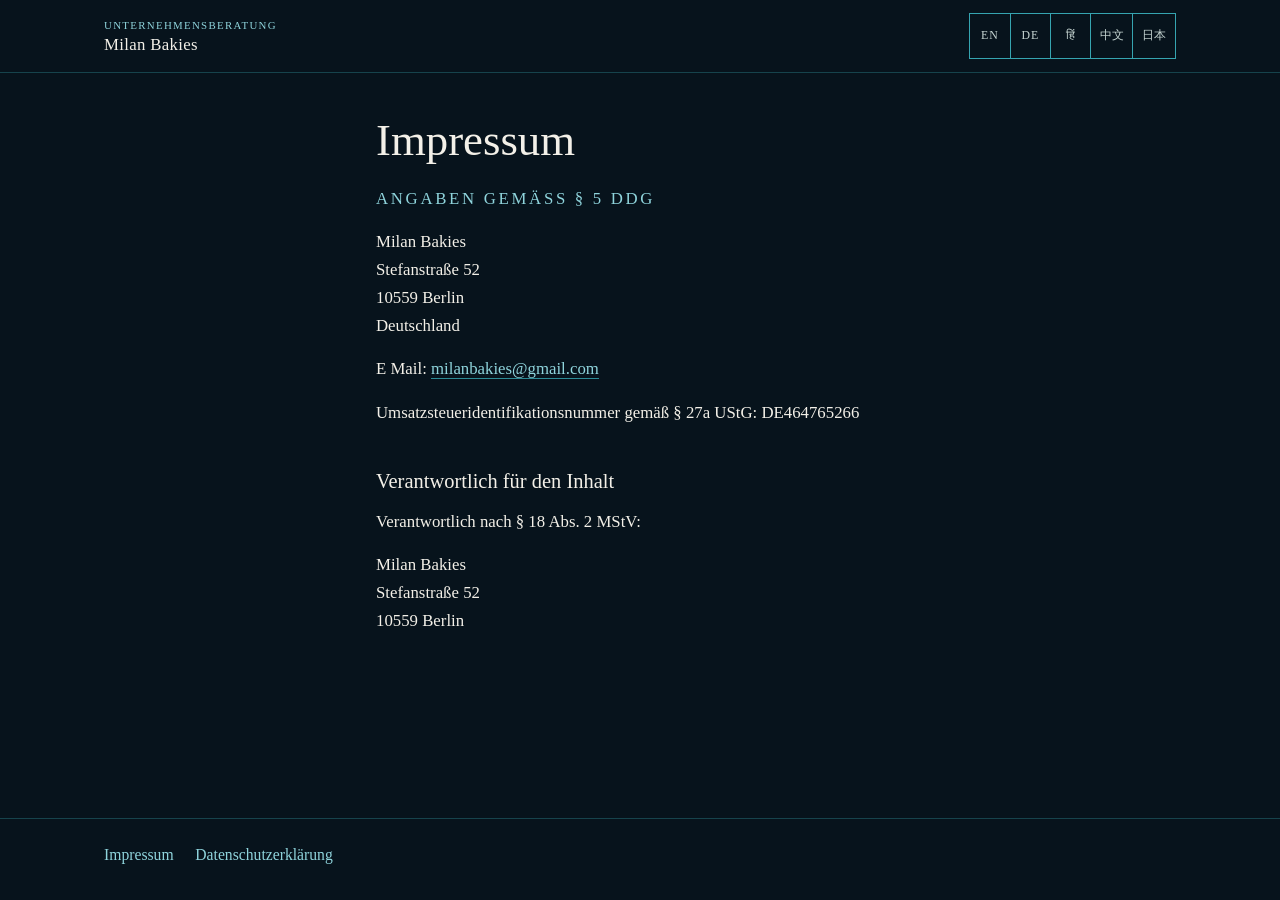
<file: impressum.html>
<!-- Io. Iucundum est te adesse. Pervenisti. Ecce crustulum. -->
<!DOCTYPE html>
<html lang="de">
<head>
  <meta charset="utf-8">
  <meta name="viewport" content="width=device-width, initial-scale=1">
  <meta name="robots" content="noindex, follow">
  <meta name="referrer" content="no-referrer">
  <meta name="color-scheme" content="dark">
  <meta name="theme-color" content="#07131c">
  <title>Impressum · Milan Bakies</title>
  <link rel="icon" href="favicon.svg" type="image/svg+xml">
  <link rel="stylesheet" href="styles.css?v=16">
</head>
<body class="page-legal">
  <a class="skip" href="#content">Zum Inhalt</a>
  <header>
    <div class="frame head">
      <a class="brand" href="de.html"><span class="brand-role">UNTERNEHMENSBERATUNG</span><span class="brand-name">Milan Bakies</span></a>
      <nav class="lang" aria-label="Sprache">
        <a href="index.html" hreflang="en" lang="en">EN</a>
        <a href="de.html" hreflang="de" lang="de">DE</a>
        <a href="hi.html" hreflang="hi" lang="hi">हिं</a>
        <a href="zh.html" hreflang="zh-Hans" lang="zh-Hans">中文</a>
        <a href="ja.html" hreflang="ja" lang="ja">日本</a>
      </nav>
    </div>
  </header>
  <main id="content">
    <div class="frame prose">
      <h1>Impressum</h1>
      <p class="kicker">ANGABEN GEMÄSS § 5 DDG</p>
      <address>
        Milan Bakies<br>
        Stefanstraße 52<br>
        10559 Berlin<br>
        Deutschland
      </address>
      <p>E Mail: <a href="mailto:milanbakies@gmail.com">milanbakies@gmail.com</a></p>
      <p>Umsatzsteueridentifikationsnummer gemäß § 27a UStG: DE464765266</p>
      <h2>Verantwortlich für den Inhalt</h2>
      <p>Verantwortlich nach § 18 Abs. 2 MStV:</p>
      <address>
        Milan Bakies<br>
        Stefanstraße 52<br>
        10559 Berlin
      </address>
    </div>
  </main>
  <footer>
    <div class="frame foot">
      <nav aria-label="Rechtliches">
        <a href="impressum.html" aria-current="page">Impressum</a>
        <a href="datenschutz.html">Datenschutzerklärung</a>
      </nav>
    </div>
  </footer>
</body>
</html>
</file>
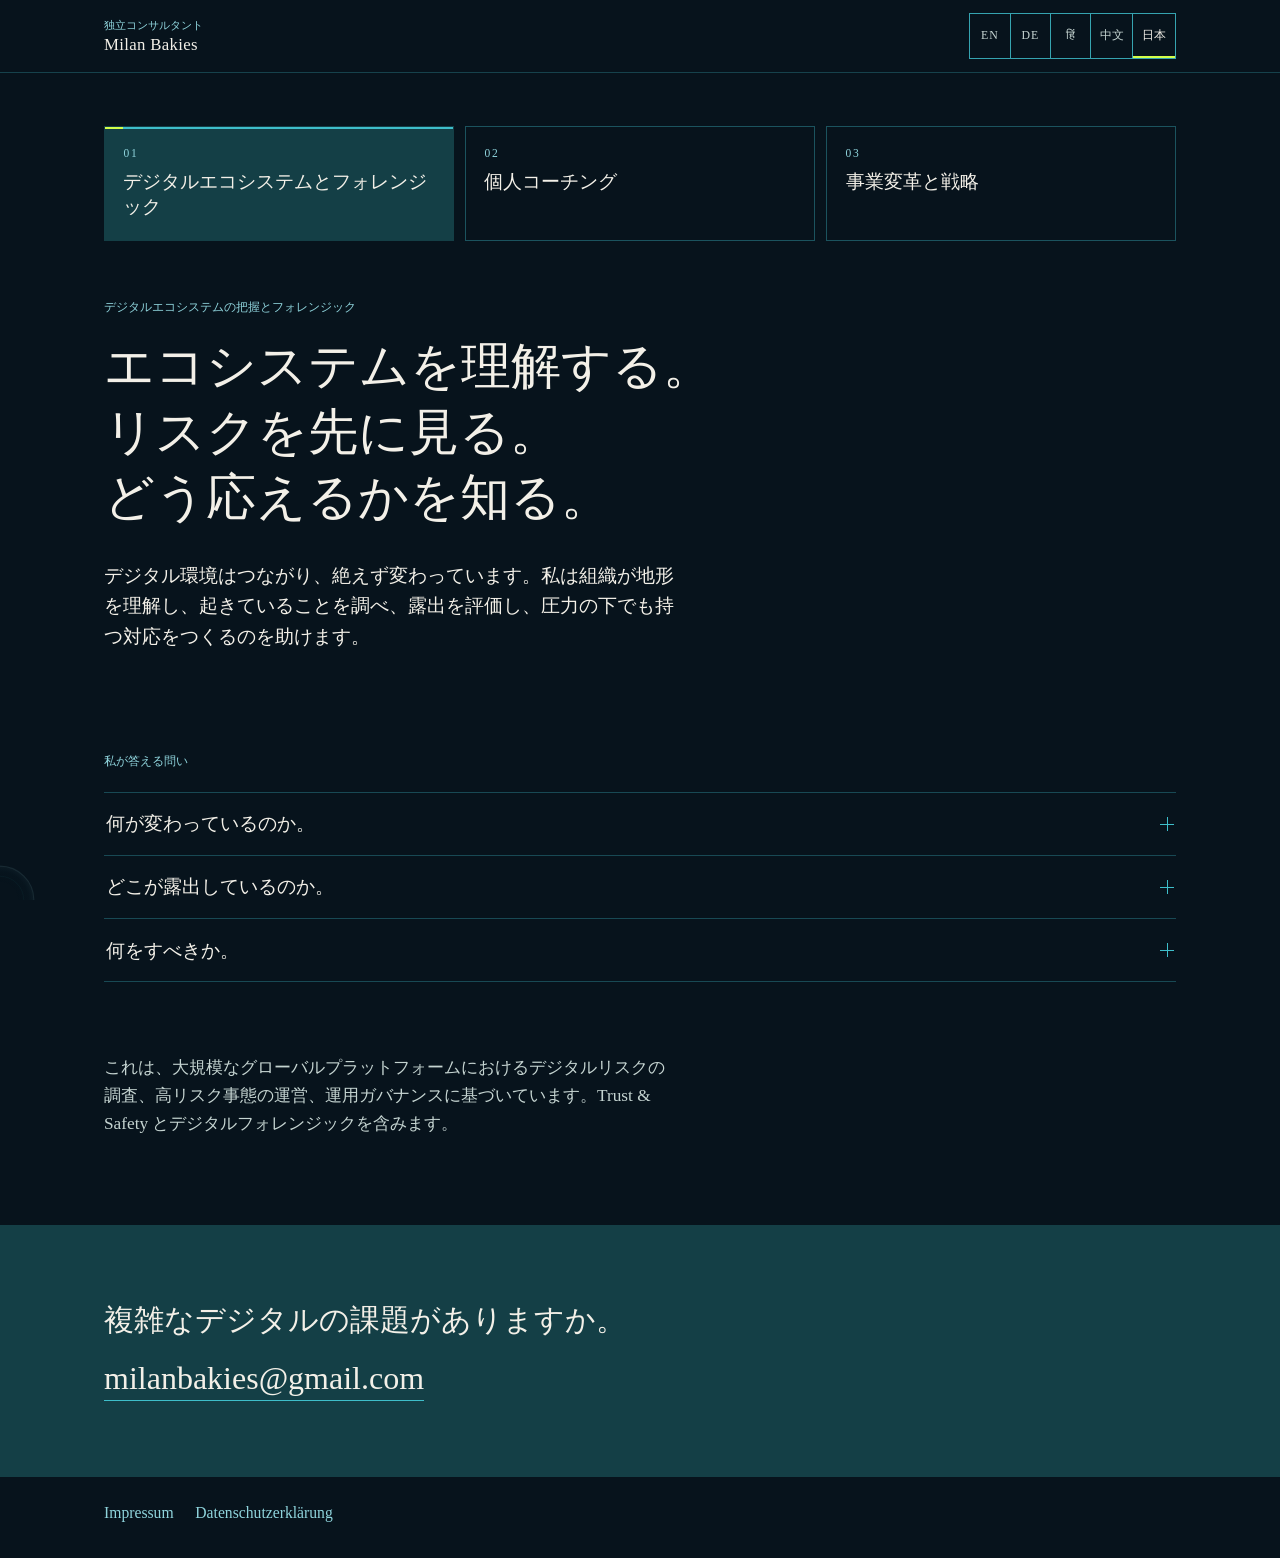
<file: ja.html>
<!-- Io. Iucundum est te adesse. Pervenisti. Ecce crustulum. -->
<!DOCTYPE html>
<html lang="ja">
<head>
  <meta charset="utf-8">
  <meta name="viewport" content="width=device-width, initial-scale=1">
  <meta name="robots" content="index, follow">
  <meta name="referrer" content="no-referrer">
  <meta name="color-scheme" content="dark">
  <meta name="theme-color" content="#07131c">
  <meta name="description" content="デジタルエコシステムにおける主体、信号、リスクを理解する必要のある組織のためのコンサルティング。Trust &amp; Safety、デジタルフォレンジック、そして実行できる対応。">
  <meta property="og:title" content="デジタルエコシステムのリスクコンサルティング | Milan Bakies">
  <meta property="og:description" content="デジタルエコシステムにおける主体、信号、リスクを理解する必要のある組織のためのコンサルティング。Trust &amp; Safety、デジタルフォレンジック、そして実行できる対応。">
  <meta property="og:type" content="website">
  <meta property="og:locale" content="ja_JP">
  <meta property="og:url" content="https://milanbakies.github.io/ja.html">
  <title>デジタルエコシステムのリスクコンサルティング | Milan Bakies</title>
  <link rel="canonical" href="https://milanbakies.github.io/ja.html">
  <link rel="alternate" hreflang="en" href="https://milanbakies.github.io/">
  <link rel="alternate" hreflang="de" href="https://milanbakies.github.io/de.html">
  <link rel="alternate" hreflang="hi" href="https://milanbakies.github.io/hi.html">
  <link rel="alternate" hreflang="zh-Hans" href="https://milanbakies.github.io/zh.html">
  <link rel="alternate" hreflang="ja" href="https://milanbakies.github.io/ja.html">
  <link rel="alternate" hreflang="x-default" href="https://milanbakies.github.io/">
  <script type="application/ld+json">
  {
    "@context": "https://schema.org",
    "@type": "ProfessionalService",
    "name": "Milan Bakies",
    "url": "https://milanbakies.github.io/ja.html",
    "inLanguage": "ja",
    "description": "デジタルエコシステムのリスクとレジリエンスに関する独立コンサルティング。主体、信号、Trust and Safety、デジタルフォレンジック、実行できる対応。",
    "email": "milanbakies@gmail.com",
    "knowsAbout": [
      "デジタルエコシステムのリスク",
      "Trust and Safety",
      "デジタルフォレンジック",
      "プラットフォーム運用",
      "リスク分析",
      "オペレーショナルリーダーシップ"
    ],
    "address": {
      "@type": "PostalAddress",
      "addressLocality": "Berlin",
      "addressCountry": "DE"
    },
    "founder": {
      "@type": "Person",
      "name": "Milan Bakies",
      "jobTitle": "独立コンサルタント",
      "email": "milanbakies@gmail.com"
    }
  }
  </script>
  <link rel="icon" href="favicon.svg" type="image/svg+xml">
  <link rel="stylesheet" href="styles.css?v=16">
  <script>document.documentElement.classList.add("js");</script>
</head>
<body>
  <a class="skip" href="#content">本文へ</a>
  <header>
    <div class="frame head">
      <a class="brand" href="ja.html"><span class="brand-role">独立コンサルタント</span><span class="brand-name">Milan Bakies</span></a>
      <nav class="lang" aria-label="言語">
        <a href="index.html" hreflang="en" lang="en">EN</a>
        <a href="de.html" hreflang="de" lang="de">DE</a>
        <a href="hi.html" hreflang="hi" lang="hi">हिं</a>
        <a href="zh.html" hreflang="zh-Hans" lang="zh-Hans">中文</a>
        <a href="ja.html" hreflang="ja" lang="ja" aria-current="page">日本</a>
      </nav>
    </div>
  </header>
  <main id="content">
    <div class="frame">
      <div class="rail">
      <div class="chooser" role="tablist" aria-label="領域">
        <button class="choice is-selected" type="button" role="tab" id="tab-ecosystem" data-area="ecosystem" aria-controls="panel-ecosystem" aria-selected="true">
          <span class="choice-index">01</span>
          <span class="choice-name">デジタルエコシステムとフォレンジック</span>
        </button>
        <button class="choice" type="button" role="tab" id="tab-coaching" data-area="coaching" aria-controls="panel-coaching" aria-selected="false">
          <span class="choice-index">02</span>
          <span class="choice-name">個人コーチング</span>
        </button>
        <button class="choice" type="button" role="tab" id="tab-strategy" data-area="strategy" aria-controls="panel-strategy" aria-selected="false">
          <span class="choice-index">03</span>
          <span class="choice-name">事業変革と戦略</span>
        </button>
      </div>
      <div class="pager" aria-hidden="true">
        <span class="pager-dot is-on"></span>
        <span class="pager-dot"></span>
        <span class="pager-dot"></span>
      </div>
      </div>

      <div class="stage">
      <div class="track">
      <div class="panel is-open" id="panel-ecosystem" data-panel="ecosystem" role="tabpanel" aria-labelledby="tab-ecosystem">
        <div class="panel-clip">
          <div class="panel-body">
            <p class="kicker">デジタルエコシステムの把握とフォレンジック</p>
            <h1 class="panel-title">エコシステムを理解する。<br>リスクを先に見る。<br>どう応えるかを知る。</h1>
            <p class="lead">デジタル環境はつながり、絶えず変わっています。私は組織が地形を理解し、起きていることを調べ、露出を評価し、圧力の下でも持つ対応をつくるのを助けます。</p>
            <h2 class="label">私が答える問い</h2>
            <div class="asks">
              <div class="ask">
                <button class="ask-q" type="button" aria-expanded="false">何が変わっているのか。<span class="ask-mark" aria-hidden="true"></span></button>
                <div class="ask-a"><div class="ask-clip"><div class="ask-inner"><p>理解していないリスクは扱えません。個々のアカウント、投稿、インシデントだけでは、全体はほとんど見えません。必要な信号は、チーム、コミュニティ、プラットフォームに散らばっていることが多いです。</p><p>私は環境の見取り図をつくります。プラットフォーム、コミュニティ、主体、行動、ナラティブ、そしてそれらをつなぐ関係です。単発の出来事と協調した動きを分け、リスクが組織の外で生まれながら、事業、利用者、評判に届く場所を見ます。</p></div></div></div>
              </div>
              <div class="ask">
                <button class="ask-q" type="button" aria-expanded="false">どこが露出しているのか。<span class="ask-mark" aria-hidden="true"></span></button>
                <div class="ask-a"><div class="ask-clip"><div class="ask-inner"><p>新しく現れた問題のすべてが深刻な脅威ではなく、深刻な脅威のすべてが最初から見えるわけではありません。</p><p>私は、重要な脅威のシナリオを特定し、エコシステムがどう悪用され得るかを検討し、プロセス、統制、運用能力の隙間を評価します。いま注意を向ける場所、決定が必要なリスク、予防が露出を変える場所が見えます。</p></div></div></div>
              </div>
              <div class="ask">
                <button class="ask-q" type="button" aria-expanded="false">何をすべきか。<span class="ask-mark" aria-hidden="true"></span></button>
                <div class="ask-a"><div class="ask-clip"><div class="ask-inner"><p>高リスクの事態は、既存のプロセスより速く動きます。オンラインの行動、世間の注目、生まれつつあるナラティブ、協調した活動は、組織が共通の絵を持つ前に変わることがあります。</p><p>私は、監視の優先順位、リスク指標、エスカレーションの閾値、責任、意思決定の構造を置きます。狙いは、展開を早く見ること、実際に何が起きているかを知ること、状況が変わる間も一つとして動くことです。法務、公共政策、コミュニケーションはそれぞれの役割に残ります。この仕事は、運用の絵と、その周囲の備えです。</p></div></div></div>
              </div>
            </div>
            <p class="quiet">これは、大規模なグローバルプラットフォームにおけるデジタルリスクの調査、高リスク事態の運営、運用ガバナンスに基づいています。Trust &amp; Safety とデジタルフォレンジックを含みます。</p>
          </div>
        </div>
      </div>

      <div class="panel" id="panel-coaching" data-panel="coaching" role="tabpanel" aria-labelledby="tab-coaching">
        <div class="panel-clip">
          <div class="panel-body">
            <p class="kicker">リーダーシップコーチングとスパーリング</p>
            <h1 class="panel-title">より良いリーダーシップ。より強いチーム。より明確な決定。</h1>
            <p class="lead">私は、マネージャー、機能の責任者、シニアの専門家と、より強いリーダーシップとより明確な決定に取り組みます。仕事はコーチング、メンタリング、独立したスパーリングです。</p>
            <h2 class="label">私が答える問い</h2>
            <div class="asks">
              <div class="ask">
                <button class="ask-q" type="button" aria-expanded="false">部門を任されています。どうすればより効果的になりますか。<span class="ask-mark" aria-hidden="true"></span></button>
                <div class="ask-a"><div class="ask-clip"><div class="ask-inner"><p>リーダーとしての影響は、自分がどれだけ届けるかより、組織がどれだけ動くかに、ますますかかっています。</p><p>責任がどう分配されているか、決定がどう下されるか、成果がどう管理されているか、注意をどこに向けると最も価値が生まれるかを見ます。狙いは、すべての決定に自分が入らなくても、安定して成果を出す部門です。</p></div></div></div>
              </div>
              <div class="ask">
                <button class="ask-q" type="button" aria-expanded="false">正式な権限がなくても、どう率い、より強い交渉者になるか。<span class="ask-mark" aria-hidden="true"></span></button>
                <div class="ask-a"><div class="ask-clip"><div class="ask-inner"><p>重要な決定の多くは、正式な権限の外にあります。優先順位の違う人を揃え、資源を交渉し、抵抗に会い、指示だけでは動かせない変化への支持を得る必要があります。</p><p>私たちは、関係者、その会話、そして立場を決定に、決定を実行に変える交渉に取り組みます。</p></div></div></div>
              </div>
              <div class="ask">
                <button class="ask-q" type="button" aria-expanded="false">複雑な決定を前にして、独立した視点が必要です。<span class="ask-mark" aria-hidden="true"></span></button>
                <div class="ask-a"><div class="ask-clip"><div class="ask-inner"><p>シニアのリーダーシップでは、明らかな答えのない決定がよくあります。競合する利害、組織の制約、不完全な情報は、選択肢を冷静に評価することを難しくします。</p><p>私はスパーリングの相手として、問題を整理し、前提を問い、結果を考え、明確な道筋をつくるのを助けます。決定の所有者はあなたです。経験のある外部の視点がそれに加わります。</p></div></div></div>
              </div>
            </div>
            <p class="quiet">これは、分散したチームと要求の高い運用環境での国際的なリーダーシップに基づいています。</p>
          </div>
        </div>
      </div>

      <div class="panel" id="panel-strategy" data-panel="strategy" role="tabpanel" aria-labelledby="tab-strategy">
        <div class="panel-clip">
          <div class="panel-body">
            <p class="kicker">事業変革と戦略</p>
            <h1 class="panel-title">戦略上の野心から、運用の成果へ。</h1>
            <p class="lead">組織が困るのは、目標がないからとは限りません。より難しいのは、戦略が構造、責任、日々の実行になる過程です。</p>
            <h2 class="label">私が答える問い</h2>
            <div class="asks">
              <div class="ask">
                <button class="ask-q" type="button" aria-expanded="false">私たちの組織は、戦略を届ける構造になっているか。<span class="ask-mark" aria-hidden="true"></span></button>
                <div class="ask-a"><div class="ask-clip"><div class="ask-inner"><p>優先順位が変わると、既存の部門構造、責任、意思決定のプロセスは、組織が達成すべきことを支えなくなることがあります。</p><p>私は、組織設計、機能の責任、報告と意思決定の構造、機能をまたぐ依存を評価します。狙いは、組織の能力と戦略目標をつなぐ運用モデルです。</p></div></div></div>
              </div>
              <div class="ask">
                <button class="ask-q" type="button" aria-expanded="false">戦略上の優先順位は、なぜ測定できる結果にならないのか。<span class="ask-mark" aria-hidden="true"></span></button>
                <div class="ask-a"><div class="ask-clip"><div class="ask-inner"><p>明確な戦略でも、責任が分かれ、優先順位が競い、実行に一貫した管理の枠がないと、失敗します。</p><p>私は、戦略の方向を、運用上の優先順位、説明できる責任、成果の尺度、実行の習慣に落とします。リーダーシップは進捗を見、障害を見つけ、根拠のあるトレードオフができます。</p></div></div></div>
              </div>
              <div class="ask">
                <button class="ask-q" type="button" aria-expanded="false">変革を計画しています。実際に機能させるには。<span class="ask-mark" aria-hidden="true"></span></button>
                <div class="ask-a"><div class="ask-clip"><div class="ask-inner"><p>変革に必要なのは、目標の運用モデルや実施のロードマップだけではありません。新しい構造とプロセスは、組織の現実の中で動き、それを届ける人の支持を得る必要があります。</p><p>私は、組織設計を、実施、関係者の整合、能力開発、定着の測定、継続的な改善とつなぎます。</p></div></div></div>
              </div>
            </div>
            <p class="quiet">これは、国際的な運用リーダーシップ、組織ガバナンス、リーンシックスシグマ、実際の変革経験を合わせたものです。</p>
          </div>
        </div>
      </div>
      </div>
      </div>
    </div>
  </main>
  <section class="contact">
    <div class="frame">
      <p>複雑なデジタルの課題がありますか。</p>
      <a class="mail" href="mailto:milanbakies@gmail.com">milanbakies@gmail.com</a>
    </div>
  </section>
  <footer>
    <div class="frame foot">
      <nav aria-label="法務">
        <a href="impressum.html" lang="de">Impressum</a>
        <a href="datenschutz.html" lang="de">Datenschutzerklärung</a>
      </nav>
    </div>
  </footer>
  <script src="site.js?v=16"></script>
</body>
</html>
</file>
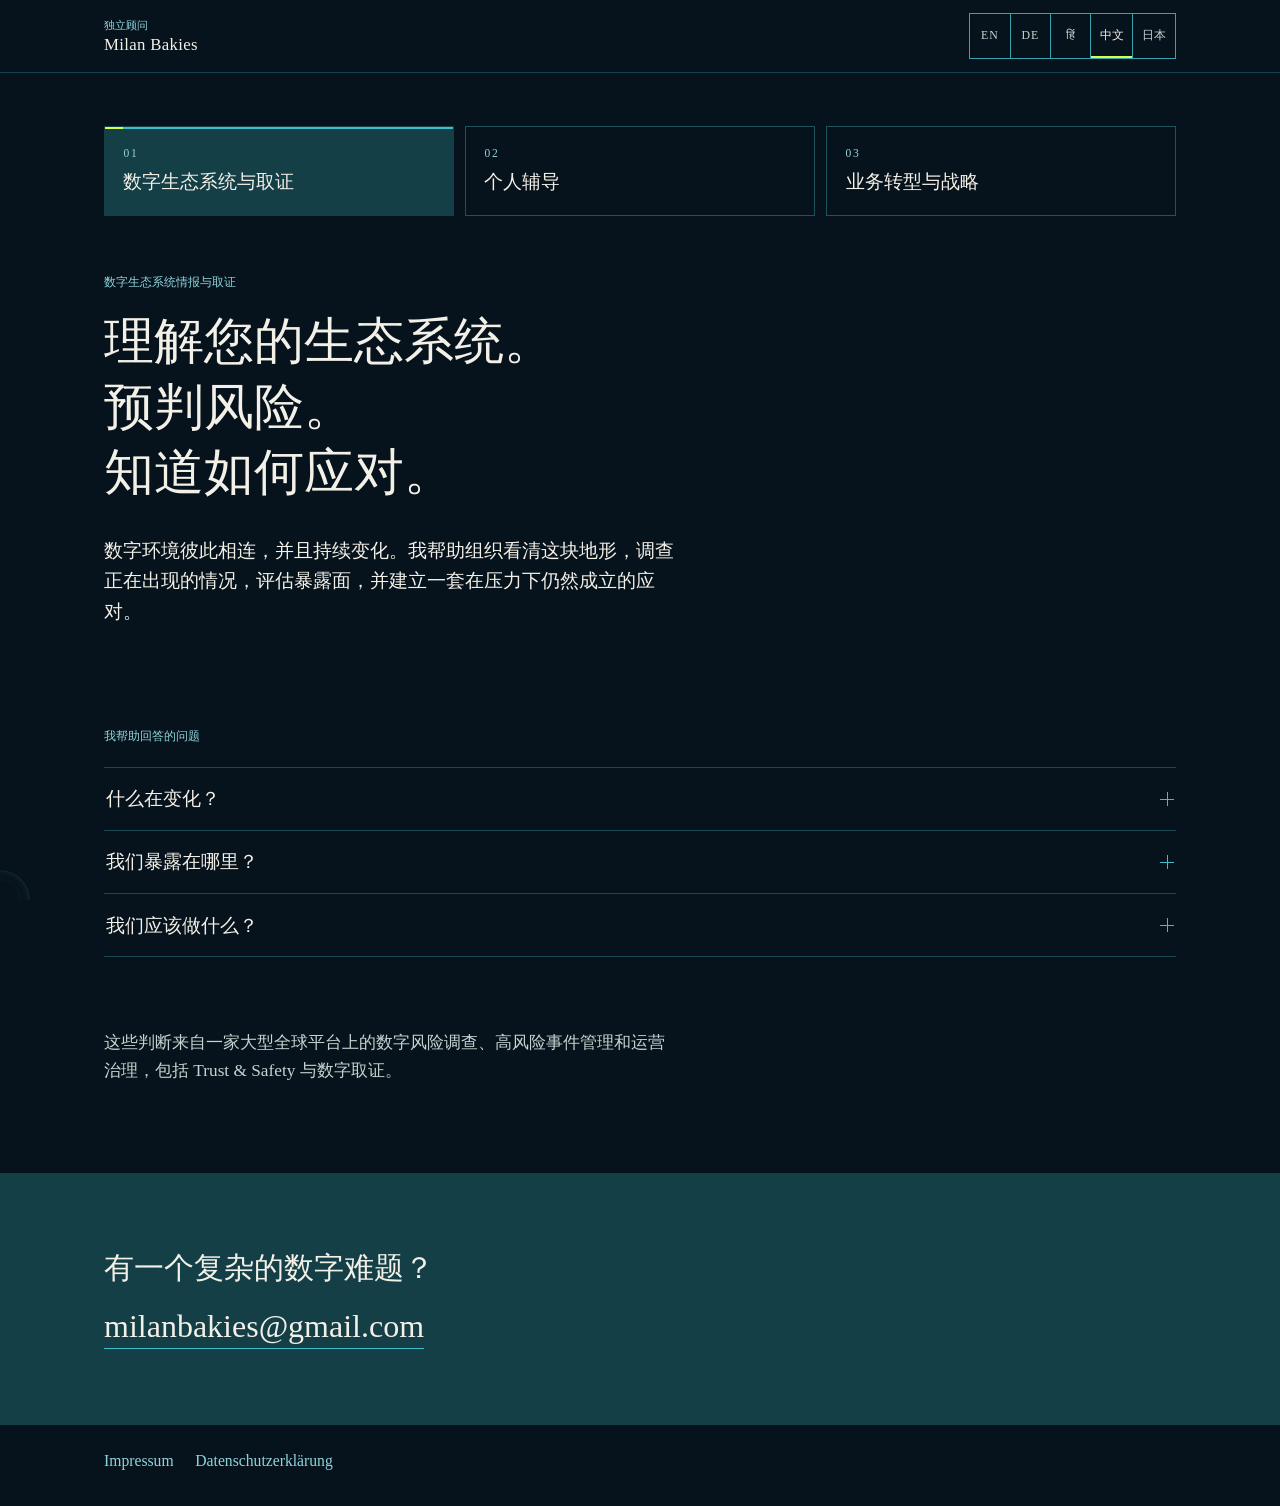
<file: zh.html>
<!-- Io. Iucundum est te adesse. Pervenisti. Ecce crustulum. -->
<!DOCTYPE html>
<html lang="zh-Hans">
<head>
  <meta charset="utf-8">
  <meta name="viewport" content="width=device-width, initial-scale=1">
  <meta name="robots" content="index, follow">
  <meta name="referrer" content="no-referrer">
  <meta name="color-scheme" content="dark">
  <meta name="theme-color" content="#07131c">
  <meta name="description" content="为需要理解数字生态系统中的行为者、信号与风险的组织提供咨询。Trust &amp; Safety、数字取证，以及一套能落地的应对。">
  <meta property="og:title" content="数字生态系统风险咨询 | Milan Bakies">
  <meta property="og:description" content="为需要理解数字生态系统中的行为者、信号与风险的组织提供咨询。Trust &amp; Safety、数字取证，以及一套能落地的应对。">
  <meta property="og:type" content="website">
  <meta property="og:locale" content="zh_CN">
  <meta property="og:url" content="https://milanbakies.github.io/zh.html">
  <title>数字生态系统风险咨询 | Milan Bakies</title>
  <link rel="canonical" href="https://milanbakies.github.io/zh.html">
  <link rel="alternate" hreflang="en" href="https://milanbakies.github.io/">
  <link rel="alternate" hreflang="de" href="https://milanbakies.github.io/de.html">
  <link rel="alternate" hreflang="hi" href="https://milanbakies.github.io/hi.html">
  <link rel="alternate" hreflang="zh-Hans" href="https://milanbakies.github.io/zh.html">
  <link rel="alternate" hreflang="ja" href="https://milanbakies.github.io/ja.html">
  <link rel="alternate" hreflang="x-default" href="https://milanbakies.github.io/">
  <script type="application/ld+json">
  {
    "@context": "https://schema.org",
    "@type": "ProfessionalService",
    "name": "Milan Bakies",
    "url": "https://milanbakies.github.io/zh.html",
    "inLanguage": "zh-Hans",
    "description": "面向数字生态系统风险与韧性的独立咨询：行为者、信号、Trust and Safety、数字取证，以及一套能落地的应对。",
    "email": "milanbakies@gmail.com",
    "knowsAbout": [
      "数字生态系统风险",
      "Trust and Safety",
      "数字取证",
      "平台运营",
      "风险分析",
      "运营领导力"
    ],
    "address": {
      "@type": "PostalAddress",
      "addressLocality": "Berlin",
      "addressCountry": "DE"
    },
    "founder": {
      "@type": "Person",
      "name": "Milan Bakies",
      "jobTitle": "独立顾问",
      "email": "milanbakies@gmail.com"
    }
  }
  </script>
  <link rel="icon" href="favicon.svg" type="image/svg+xml">
  <link rel="stylesheet" href="styles.css?v=16">
  <script>document.documentElement.classList.add("js");</script>
</head>
<body>
  <a class="skip" href="#content">跳到正文</a>
  <header>
    <div class="frame head">
      <a class="brand" href="zh.html"><span class="brand-role">独立顾问</span><span class="brand-name">Milan Bakies</span></a>
      <nav class="lang" aria-label="语言">
        <a href="index.html" hreflang="en" lang="en">EN</a>
        <a href="de.html" hreflang="de" lang="de">DE</a>
        <a href="hi.html" hreflang="hi" lang="hi">हिं</a>
        <a href="zh.html" hreflang="zh-Hans" lang="zh-Hans" aria-current="page">中文</a>
        <a href="ja.html" hreflang="ja" lang="ja">日本</a>
      </nav>
    </div>
  </header>
  <main id="content">
    <div class="frame">
      <div class="rail">
      <div class="chooser" role="tablist" aria-label="领域">
        <button class="choice is-selected" type="button" role="tab" id="tab-ecosystem" data-area="ecosystem" aria-controls="panel-ecosystem" aria-selected="true">
          <span class="choice-index">01</span>
          <span class="choice-name">数字生态系统与取证</span>
        </button>
        <button class="choice" type="button" role="tab" id="tab-coaching" data-area="coaching" aria-controls="panel-coaching" aria-selected="false">
          <span class="choice-index">02</span>
          <span class="choice-name">个人辅导</span>
        </button>
        <button class="choice" type="button" role="tab" id="tab-strategy" data-area="strategy" aria-controls="panel-strategy" aria-selected="false">
          <span class="choice-index">03</span>
          <span class="choice-name">业务转型与战略</span>
        </button>
      </div>
      <div class="pager" aria-hidden="true">
        <span class="pager-dot is-on"></span>
        <span class="pager-dot"></span>
        <span class="pager-dot"></span>
      </div>
      </div>

      <div class="stage">
      <div class="track">
      <div class="panel is-open" id="panel-ecosystem" data-panel="ecosystem" role="tabpanel" aria-labelledby="tab-ecosystem">
        <div class="panel-clip">
          <div class="panel-body">
            <p class="kicker">数字生态系统情报与取证</p>
            <h1 class="panel-title">理解您的生态系统。<br>预判风险。<br>知道如何应对。</h1>
            <p class="lead">数字环境彼此相连，并且持续变化。我帮助组织看清这块地形，调查正在出现的情况，评估暴露面，并建立一套在压力下仍然成立的应对。</p>
            <h2 class="label">我帮助回答的问题</h2>
            <div class="asks">
              <div class="ask">
                <button class="ask-q" type="button" aria-expanded="false">什么在变化？<span class="ask-mark" aria-hidden="true"></span></button>
                <div class="ask-a"><div class="ask-clip"><div class="ask-inner"><p>您无法管理一个您不理解的风险。单个账号、帖子或事件很少能说明全部。相关信号往往分散在团队、社群和平台之间。</p><p>我帮助绘制环境：平台、社群、行为者、行为、叙事，以及把它们连在一起的关系。我们把孤立事件和有组织的行为区分开，并看清风险如何在组织之外形成，却仍然触及运营、用户或声誉。</p></div></div></div>
              </div>
              <div class="ask">
                <button class="ask-q" type="button" aria-expanded="false">我们暴露在哪里？<span class="ask-mark" aria-hidden="true"></span></button>
                <div class="ask-a"><div class="ask-clip"><div class="ask-inner"><p>并非每个新出现的问题都是严重威胁，也并非每个严重威胁一开始都看得见。</p><p>我帮助识别真正重要的威胁情景，审视生态系统可能被如何利用，并评估流程、控制和运营能力中的缺口。由此看出注意力现在该放在哪里，哪些风险需要决策，以及预防在哪里改变暴露面。</p></div></div></div>
              </div>
              <div class="ask">
                <button class="ask-q" type="button" aria-expanded="false">我们应该做什么？<span class="ask-mark" aria-hidden="true"></span></button>
                <div class="ask-a"><div class="ask-clip"><div class="ask-inner"><p>高风险事件比既有流程走得更快。线上行为、公众关注、正在形成的叙事和协同活动，可能在组织形成共同图景之前就已经变化。</p><p>我帮助设定监测重点、风险指标、升级门槛、职责和决策结构。目标是尽早看见事态发展，知道实际正在发生什么，并在情况变化时作为一方行动。法律、公共政策与传播保持各自的角色。这项工作是运营图景，以及围绕它的准备。</p></div></div></div>
              </div>
            </div>
            <p class="quiet">这些判断来自一家大型全球平台上的数字风险调查、高风险事件管理和运营治理，包括 Trust &amp; Safety 与数字取证。</p>
          </div>
        </div>
      </div>

      <div class="panel" id="panel-coaching" data-panel="coaching" role="tabpanel" aria-labelledby="tab-coaching">
        <div class="panel-clip">
          <div class="panel-body">
            <p class="kicker">领导力辅导与陪练</p>
            <h1 class="panel-title">更好的领导。更强的团队。更清楚的决策。</h1>
            <p class="lead">我与管理者、职能负责人和资深专家一起，把领导做强，把决策做清楚。工作方式是辅导、导师指导和独立陪练。</p>
            <h2 class="label">我帮助回答的问题</h2>
            <div class="asks">
              <div class="ask">
                <button class="ask-q" type="button" aria-expanded="false">我负责一个部门。怎样让它更有效？<span class="ask-mark" aria-hidden="true"></span></button>
                <div class="ask-a"><div class="ask-clip"><div class="ask-inner"><p>作为领导者，您的影响越来越取决于组织如何运转，而不是您个人交付多少。</p><p>我们查看职责如何分配、决策如何做出、绩效如何管理，以及您的注意力在哪里创造最大价值。目标是建成一个部门，它能稳定地做事，而不依赖您参与每一个决定。</p></div></div></div>
              </div>
              <div class="ask">
                <button class="ask-q" type="button" aria-expanded="false">没有正式职权时，我如何领导，并成为更强的谈判者？<span class="ask-mark" aria-hidden="true"></span></button>
                <div class="ask-a"><div class="ask-clip"><div class="ask-inner"><p>许多真正重要的决定在您的正式职权之外。您必须把优先事项不同的人对齐，谈判资源，面对阻力，并为一项您不能直接下令的改变争取支持。</p><p>我们处理相关方、那次谈话，以及把立场变成决定、把决定变成执行的谈判。</p></div></div></div>
              </div>
              <div class="ask">
                <button class="ask-q" type="button" aria-expanded="false">我面临一个复杂决定，需要一个独立的视角。<span class="ask-mark" aria-hidden="true"></span></button>
                <div class="ask-a"><div class="ask-clip"><div class="ask-inner"><p>高层领导常常要在没有明显答案的情况下做决定。相互竞争的利益、组织约束和不完整的信息，让人难以客观地权衡选项。</p><p>我作为陪练，帮助您把问题理清，检验假设，考虑后果，并形成一条清楚的行动路径。决定仍由您做出，同时您得到一个有经验的外部视角。</p></div></div></div>
              </div>
            </div>
            <p class="quiet">这来自跨分布式团队和高压运营环境的国际领导经验。</p>
          </div>
        </div>
      </div>

      <div class="panel" id="panel-strategy" data-panel="strategy" role="tabpanel" aria-labelledby="tab-strategy">
        <div class="panel-clip">
          <div class="panel-body">
            <p class="kicker">业务转型与战略</p>
            <h1 class="panel-title">从战略抱负到运营表现。</h1>
            <p class="lead">组织很少因为缺少目标而困难。更难的是战略如何变成结构、归属和日常执行。</p>
            <h2 class="label">我帮助回答的问题</h2>
            <div class="asks">
              <div class="ask">
                <button class="ask-q" type="button" aria-expanded="false">我们的组织是否被构建成能够交付战略？<span class="ask-mark" aria-hidden="true"></span></button>
                <div class="ask-a"><div class="ask-clip"><div class="ask-inner"><p>当优先事项变化，现有的部门结构、职责和决策流程可能不再支撑组织需要达成的事。</p><p>我帮助评估组织设计、职能职责、汇报与决策结构，以及跨职能依赖。目的是建立一套把组织能力与战略目标连起来的运营模式。</p></div></div></div>
              </div>
              <div class="ask">
                <button class="ask-q" type="button" aria-expanded="false">为什么战略优先事项没有变成可衡量的结果？<span class="ask-mark" aria-hidden="true"></span></button>
                <div class="ask-a"><div class="ask-clip"><div class="ask-inner"><p>清晰的战略仍然可能失败：归属是碎的，优先事项互相竞争，执行缺少一致的管理框架。</p><p>我帮助把战略方向转成运营优先事项、可追责的归属、绩效衡量和执行节奏。领导层因此更容易看见进展、识别障碍，并做出有依据的取舍。</p></div></div></div>
              </div>
              <div class="ask">
                <button class="ask-q" type="button" aria-expanded="false">我们在规划一次转型。怎样确保它真正奏效？<span class="ask-mark" aria-hidden="true"></span></button>
                <div class="ask-a"><div class="ask-clip"><div class="ask-inner"><p>转型需要的不只是目标运营模式或实施路线图。新的结构和流程必须在组织的现实中运转，并得到负责交付的人的支持。</p><p>我帮助把组织设计与实施、相关方对齐、能力建设、采纳衡量和持续改进连在一起。</p></div></div></div>
              </div>
            </div>
            <p class="quiet">这结合了国际运营领导、组织治理、精益六西格玛和实际的转型经验。</p>
          </div>
        </div>
      </div>
      </div>
      </div>
    </div>
  </main>
  <section class="contact">
    <div class="frame">
      <p>有一个复杂的数字难题？</p>
      <a class="mail" href="mailto:milanbakies@gmail.com">milanbakies@gmail.com</a>
    </div>
  </section>
  <footer>
    <div class="frame foot">
      <nav aria-label="法律信息">
        <a href="impressum.html" lang="de">Impressum</a>
        <a href="datenschutz.html" lang="de">Datenschutzerklärung</a>
      </nav>
    </div>
  </footer>
  <script src="site.js?v=16"></script>
</body>
</html>
</file>
<file: styles.css>
/* Io. Iucundum est te adesse. Pervenisti. Ecce crustulum. */
:root {
  --navy: #07131c;
  --surface: #143f46;
  --aqua: #3ebeca;
  --aqua-soft: #8fd4dc;
  --lime: #d2ff4a;
  --ink: #f3f0e8;
  --quiet: #c5d4d1;
  --measure: 36rem;
  --wide: 74rem;
}

*,
*::before,
*::after {
  box-sizing: border-box;
  font-style: normal;
}

html {
  -webkit-text-size-adjust: 100%;
  hyphens: manual;
  -webkit-hyphens: manual;
}

body > header,
body > main,
body > section,
body > footer {
  position: relative;
  z-index: 1;
}

.radar {
  position: fixed;
  inset: 0;
  z-index: 0;
  width: 100%;
  height: 100%;
  pointer-events: none;
}

.ping-word {
  display: inline;
  color: inherit;
  letter-spacing: inherit;
  transition: color 1.6s ease, text-shadow 1.6s ease;
}

.ping-word.is-lit {
  color: #f7f6f2;
  text-shadow: 0 0 8px rgba(247, 246, 242, 0.72), 0 0 16px rgba(143, 212, 220, 0.28);
  transition: color 0.45s ease, text-shadow 0.45s ease;
}

body {
  margin: 0;
  min-height: 100vh;
  display: flex;
  flex-direction: column;
  background: var(--navy);
  color: var(--ink);
  font-family: Palatino, "Palatino Linotype", "Book Antiqua", Georgia, "Hiragino Mincho ProN", "Yu Mincho", "Songti SC", "Noto Serif SC", "Noto Serif Devanagari", "Nirmala UI", serif;
  font-style: normal;
  font-weight: 400;
  font-synthesis: none;
  font-size: 1.125rem;
  line-height: 1.55;
  text-rendering: optimizeLegibility;
  -webkit-font-smoothing: antialiased;
}

address,
cite,
dfn,
em,
i,
var {
  font-style: normal;
}

a {
  color: inherit;
}

a:focus-visible,
.choice:focus-visible,
.ask-q:focus-visible {
  outline: 2px solid var(--lime);
  outline-offset: 3px;
}

.skip {
  position: absolute;
  left: 1rem;
  top: -5rem;
  background: var(--surface);
  color: var(--ink);
  padding: 0.6rem 0.85rem;
  text-decoration: none;
  z-index: 2;
}

.skip:focus {
  top: 1rem;
}

.frame {
  width: min(var(--wide), 100%);
  margin-inline: auto;
  padding-inline: clamp(1.35rem, 4.5vw, 3.5rem);
}

header {
  border-bottom: 1px solid rgba(62, 190, 202, 0.28);
}

.head {
  display: flex;
  justify-content: space-between;
  align-items: center;
  flex-wrap: wrap;
  gap: 0.75rem 1rem;
  min-height: 4.5rem;
  padding-block: 0.7rem;
}

.brand {
  display: flex;
  flex-direction: column;
  gap: 0.15rem;
  color: var(--ink);
  text-decoration: none;
  line-height: 1.15;
}

.brand-role {
  color: var(--aqua-soft);
  font-size: 0.68rem;
  letter-spacing: 0.12em;
  line-height: 1.3;
}

.brand-name {
  font-size: 1.05rem;
  letter-spacing: 0.02em;
}

.brand:hover {
  color: var(--aqua-soft);
}

.lang {
  display: flex;
  flex: 0 1 auto;
  flex-wrap: wrap;
  justify-content: flex-end;
  border: 1px solid rgba(62, 190, 202, 0.85);
}

.lang a {
  position: relative;
  display: inline-flex;
  align-items: center;
  justify-content: center;
  min-width: 2.5rem;
  min-height: 2.75rem;
  padding: 0 0.55rem;
  color: var(--quiet);
  text-decoration: none;
  letter-spacing: 0.08em;
  font-size: 0.74rem;
  line-height: 1;
}

.lang a + a {
  border-left: 1px solid rgba(62, 190, 202, 0.85);
}

.lang a[lang="hi"],
.lang a[lang="zh-Hans"],
.lang a[lang="ja"] {
  letter-spacing: 0;
}

html[lang="hi"] .brand-role,
html[lang="hi"] .kicker,
html[lang="hi"] .label,
html[lang="zh-Hans"] .brand-role,
html[lang="zh-Hans"] .kicker,
html[lang="zh-Hans"] .label,
html[lang="ja"] .brand-role,
html[lang="ja"] .kicker,
html[lang="ja"] .label {
  letter-spacing: 0;
}

html[lang="hi"] .panel-title,
html[lang="hi"] .choice-name,
html[lang="hi"] .ask-q {
  line-height: 1.4;
}

html[lang="zh-Hans"] .panel-title,
html[lang="ja"] .panel-title {
  line-height: 1.3;
}

.lang a[aria-current="page"] {
  color: var(--ink);
}

.lang a[aria-current="page"]::after {
  content: "";
  position: absolute;
  left: 0;
  right: 0;
  bottom: 0;
  height: 2px;
  background: var(--lime);
  animation: neon-pulse 4.2s ease-in-out infinite;
}

main {
  padding-top: clamp(1.6rem, 4vw, 2.6rem);
}

.kicker {
  margin: 0 0 1.15rem;
  color: var(--aqua-soft);
  letter-spacing: 0.16em;
  font-size: 0.75rem;
  line-height: 1.45;
}

h1 {
  margin: 0;
  max-width: 12em;
  font-weight: 400;
  font-size: clamp(2rem, 1.15rem + 3.6vw, 4.35rem);
  line-height: 1.12;
}

.lead {
  max-width: var(--measure);
  margin: 1.85rem 0 0;
  font-size: 1.2rem;
  line-height: 1.6;
}

.label {
  margin: clamp(3.75rem, 9vw, 6.25rem) 0 1.35rem;
  color: var(--aqua-soft);
  font-size: 0.75rem;
  font-weight: 400;
  letter-spacing: 0.16em;
  line-height: 1.45;
}

.questions {
  display: grid;
  grid-template-columns: 1fr;
  gap: 0.85rem;
}

.question {
  margin: 0;
  padding: 1.7rem 1.4rem 1.85rem;
  background-color: var(--surface);
  background-image:
    linear-gradient(var(--lime), var(--lime)),
    linear-gradient(var(--aqua), var(--aqua));
  background-size: 1.15rem 2px, 100% 2px;
  background-repeat: no-repeat;
  background-position: left top, left top;
}

.question h3 {
  margin: 0 0 0.85rem;
  color: var(--ink);
  font-size: 1.45rem;
  font-weight: 400;
  line-height: 1.25;
}

.question p {
  margin: 0;
  color: #d7e3e0;
  font-size: 1.05rem;
  line-height: 1.55;
}

.quiet {
  max-width: var(--measure);
  margin: clamp(3rem, 7vw, 4.5rem) 0 0;
  color: var(--quiet);
  font-size: 1.08rem;
  line-height: 1.6;
}

.contact {
  margin-top: clamp(3.5rem, 8vw, 5.5rem);
  padding-block: clamp(3rem, 7vw, 4.75rem);
  background: var(--surface);
}

.contact p {
  margin: 0;
  max-width: 22em;
  font-size: clamp(1.45rem, 1rem + 1.6vw, 1.9rem);
  line-height: 1.3;
}

.mail {
  display: inline-block;
  margin-top: 1rem;
  color: var(--ink);
  font-size: clamp(1.35rem, 0.9rem + 1.5vw, 2rem);
  line-height: 1.35;
  text-decoration: none;
  border-bottom: 1px solid var(--aqua);
  overflow-wrap: anywhere;
}

.mail:hover {
  border-bottom-color: var(--lime);
}

footer {
  padding-block: 1.5rem 2rem;
}

.page-legal main {
  flex: 1 0 auto;
  padding-bottom: clamp(3rem, 8vw, 5rem);
}

.page-legal footer {
  border-top: 1px solid rgba(62, 190, 202, 0.28);
}

.page-legal h1 {
  max-width: none;
  font-size: clamp(2rem, 1.2rem + 2vw, 2.85rem);
}

.page-legal .kicker {
  margin-top: 1.25rem;
}

.prose {
  max-width: 40rem;
}

.prose h2 {
  margin: 2.6rem 0 0.8rem;
  color: var(--ink);
  font-size: 1.28rem;
  font-weight: 400;
  letter-spacing: 0;
  line-height: 1.3;
}

.prose p,
.prose address {
  margin: 0 0 1rem;
  font-size: 1.05rem;
  line-height: 1.65;
}

.prose a {
  color: var(--aqua-soft);
  text-decoration: none;
  border-bottom: 1px solid rgba(62, 190, 202, 0.7);
}

.prose a:hover {
  border-bottom-color: var(--lime);
}

.foot {
  display: flex;
  justify-content: flex-start;
  align-items: baseline;
  gap: 1rem 2rem;
  color: var(--quiet);
  font-size: 0.98rem;
}

.foot nav {
  display: flex;
  flex-wrap: wrap;
  gap: 0.4rem 1.35rem;
}

.foot a {
  color: var(--aqua-soft);
  text-decoration: none;
  border-bottom: 1px solid transparent;
}

.foot a:hover {
  border-bottom-color: var(--aqua);
}

::selection {
  background: #1c5c64;
  color: var(--ink);
}

@media (min-width: 900px) {
  .questions {
    grid-template-columns: repeat(3, minmax(0, 1fr));
    gap: 1.1rem;
  }
}

@media (max-width: 640px) {
  .foot {
    flex-direction: column;
    align-items: flex-start;
  }

  .question h3 {
    font-size: 1.35rem;
  }
}

.rail {
  position: relative;
}

.chooser {
  display: flex;
  gap: 0.7rem;
  overflow-x: auto;
  scroll-snap-type: x mandatory;
  scrollbar-width: none;
  margin-inline: calc(-1 * clamp(1.35rem, 4.5vw, 3.5rem));
  padding-inline: calc((100vw - min(78vw, 20rem)) / 2);
  padding-top: 0.7rem;
  scroll-padding-inline: calc((100vw - min(78vw, 20rem)) / 2);
  -webkit-mask-image: linear-gradient(90deg, transparent 0, #000 1.15rem, #000 calc(100% - 1.7rem), transparent 100%);
  mask-image: linear-gradient(90deg, transparent 0, #000 1.15rem, #000 calc(100% - 1.7rem), transparent 100%);
  -webkit-overflow-scrolling: touch;
}

.chooser::-webkit-scrollbar {
  display: none;
}

.choice {
  position: relative;
  appearance: none;
  display: flex;
  flex-direction: column;
  align-items: flex-start;
  gap: 0.45rem;
  flex: 0 0 min(78vw, 20rem);
  width: auto;
  margin: 0;
  scroll-snap-align: center;
  padding: 1.15rem 1.15rem 1.25rem;
  border: 1px solid rgba(62, 190, 202, 0.38);
  background: transparent;
  color: var(--ink);
  font: inherit;
  font-style: normal;
  text-align: left;
  cursor: pointer;
  transition: background-color 0.45s ease, border-color 0.45s ease;
}

.choice-index {
  color: var(--aqua-soft);
  font-size: 0.72rem;
  letter-spacing: 0.16em;
}

.choice-name {
  font-size: 1.2rem;
  line-height: 1.3;
}

.choice.is-selected {
  border-color: transparent;
  background-color: var(--surface);
  background-image: linear-gradient(var(--aqua), var(--aqua));
  background-size: 100% 2px;
  background-repeat: no-repeat;
  background-position: left top;
}

.choice.is-selected::before {
  content: "";
  position: absolute;
  top: 0;
  left: 0;
  width: 1.15rem;
  height: 2px;
  background: var(--lime);
  pointer-events: none;
  animation: neon-pulse 4.2s ease-in-out infinite;
}

.choice:hover {
  border-color: rgba(62, 190, 202, 0.7);
}

.choice.is-selected:hover {
  border-color: transparent;
}

.pager {
  display: flex;
  justify-content: center;
  gap: 0.4rem;
  margin-top: 0.9rem;
}

.pager-dot {
  width: 0.38rem;
  height: 0.38rem;
  background: rgba(62, 190, 202, 0.4);
  transition: width 0.45s cubic-bezier(0.22, 1, 0.36, 1), background-color 0.45s ease;
}

.pager-dot.is-on {
  width: 1.2rem;
  background: var(--lime);
  animation: neon-pulse 4.2s ease-in-out 0.6s infinite;
}

.stage {
  overflow: hidden;
}

.track {
  display: flex;
  align-items: flex-start;
  will-change: transform;
}

.is-ready .stage {
  transition: height 0.65s cubic-bezier(0.22, 1, 0.36, 1);
}

.is-ready .track {
  transition: transform 0.72s cubic-bezier(0.22, 1, 0.36, 1);
}

.panel {
  flex: 0 0 100%;
  width: 100%;
  min-width: 0;
}

.panel-clip {
  min-height: 0;
}

.panel-body {
  padding-top: clamp(2.4rem, 5vw, 3.6rem);
}

.panel-title {
  max-width: 16em;
  font-size: clamp(2.05rem, 1.15rem + 2.5vw, 3.35rem);
}

.deck {
  max-width: 18em;
  margin: 1.15rem 0 0;
  font-size: clamp(1.35rem, 1rem + 1vw, 1.8rem);
  line-height: 1.28;
}

.copy {
  max-width: 40rem;
  margin-top: 1.6rem;
}

.copy p {
  margin: 0 0 1rem;
}

.copy p:last-child {
  margin-bottom: 0;
}

.asks {
  margin-top: 0.4rem;
}

.ask {
  border-top: 1px solid rgba(62, 190, 202, 0.32);
}

.ask:last-child {
  border-bottom: 1px solid rgba(62, 190, 202, 0.32);
}

.ask-q {
  display: flex;
  align-items: center;
  justify-content: space-between;
  gap: 1.25rem;
  width: 100%;
  margin: 0;
  padding: 1.15rem 0.15rem;
  border: 0;
  background: none;
  color: var(--ink);
  font: inherit;
  font-size: 1.18rem;
  line-height: 1.35;
  text-align: left;
  cursor: pointer;
}

.ask-q:hover {
  color: var(--aqua-soft);
}

.ask-mark {
  position: relative;
  flex: 0 0 auto;
  width: 0.85rem;
  height: 0.85rem;
}

.ask-mark::before,
.ask-mark::after {
  content: "";
  position: absolute;
  background: var(--aqua);
}

.ask-mark::before {
  left: 0;
  right: 0;
  top: 50%;
  height: 1px;
}

.ask-mark::after {
  top: 0;
  bottom: 0;
  left: 50%;
  width: 1px;
  transform-origin: center;
  transition: transform 0.4s cubic-bezier(0.22, 1, 0.36, 1);
}

.ask.is-open .ask-mark::before,
.ask.is-open .ask-mark::after {
  background: var(--lime);
}

.ask.is-open .ask-mark::before {
  animation: neon-pulse 4.2s ease-in-out infinite;
}

.ask.is-open .ask-mark::after {
  transform: scaleY(0);
}

.ask-a {
  display: grid;
  grid-template-rows: 1fr;
  overflow: hidden;
}

.js .ask-a {
  grid-template-rows: 0fr;
  transition: grid-template-rows 0.5s cubic-bezier(0.22, 1, 0.36, 1);
}

.js .ask.is-open .ask-a {
  grid-template-rows: 1fr;
}

.ask-clip {
  min-height: 0;
  overflow: hidden;
}

.ask-inner {
  padding: 0 0.15rem 1.2rem;
}

.ask-a p {
  max-width: 40rem;
  margin: 0 0 0.85rem;
  color: #d7e3e0;
}

.ask-a p:last-child {
  margin-bottom: 0;
}

@media (min-width: 800px) {
  .chooser {
    display: grid;
    grid-template-columns: repeat(3, minmax(0, 1fr));
    overflow: visible;
    margin-inline: 0;
    padding-inline: 0;
    scroll-snap-type: none;
    -webkit-mask-image: none;
    mask-image: none;
  }

  .choice {
    flex: none;
    width: 100%;
  }

  .pager {
    display: none;
  }
}

@keyframes neon-pulse {
  0%,
  100% {
    box-shadow: 0 0 4px rgba(210, 255, 74, 0.28);
    opacity: 0.78;
  }

  50% {
    box-shadow: 0 0 12px rgba(210, 255, 74, 0.95);
    opacity: 1;
  }
}

@media (prefers-reduced-motion: reduce) {
  .track,
  .stage,
  .ask-a,
  .ask-mark::after,
  .choice,
  .pager-dot {
    transition: none;
  }

  .choice.is-selected::before,
  .pager-dot.is-on,
  .lang a[aria-current="page"]::after,
  .ask.is-open .ask-mark::before {
    animation: none;
    opacity: 1;
    box-shadow: none;
  }

  .radar {
    display: none;
  }
}

@media print {
  .stage {
    height: auto !important;
    overflow: visible;
  }

  .track {
    display: block;
    transform: none !important;
  }

  .panel {
    width: auto;
  }

  .pager {
    display: none;
  }

  .ask-a {
    grid-template-rows: 1fr !important;
  }

  .ask-clip {
    overflow: visible;
  }

  .choice.is-selected::before,
  .pager-dot.is-on,
  .lang a[aria-current="page"]::after,
  .ask.is-open .ask-mark::before {
    animation: none;
    opacity: 1;
    box-shadow: none;
  }

  .radar {
    display: none;
  }

  body {
    background: #fff;
    color: #111;
  }

  header,
  .page-legal footer {
    border-color: #111;
  }

  .question,
  .contact {
    background: #fff;
    color: #111;
  }

  .kicker,
  .label,
  .quiet,
  .question p,
  .foot,
  .foot a,
  .prose a,
  .lang a {
    color: #111;
  }

  .mail,
  .brand {
    color: #111;
  }
}
</file>
